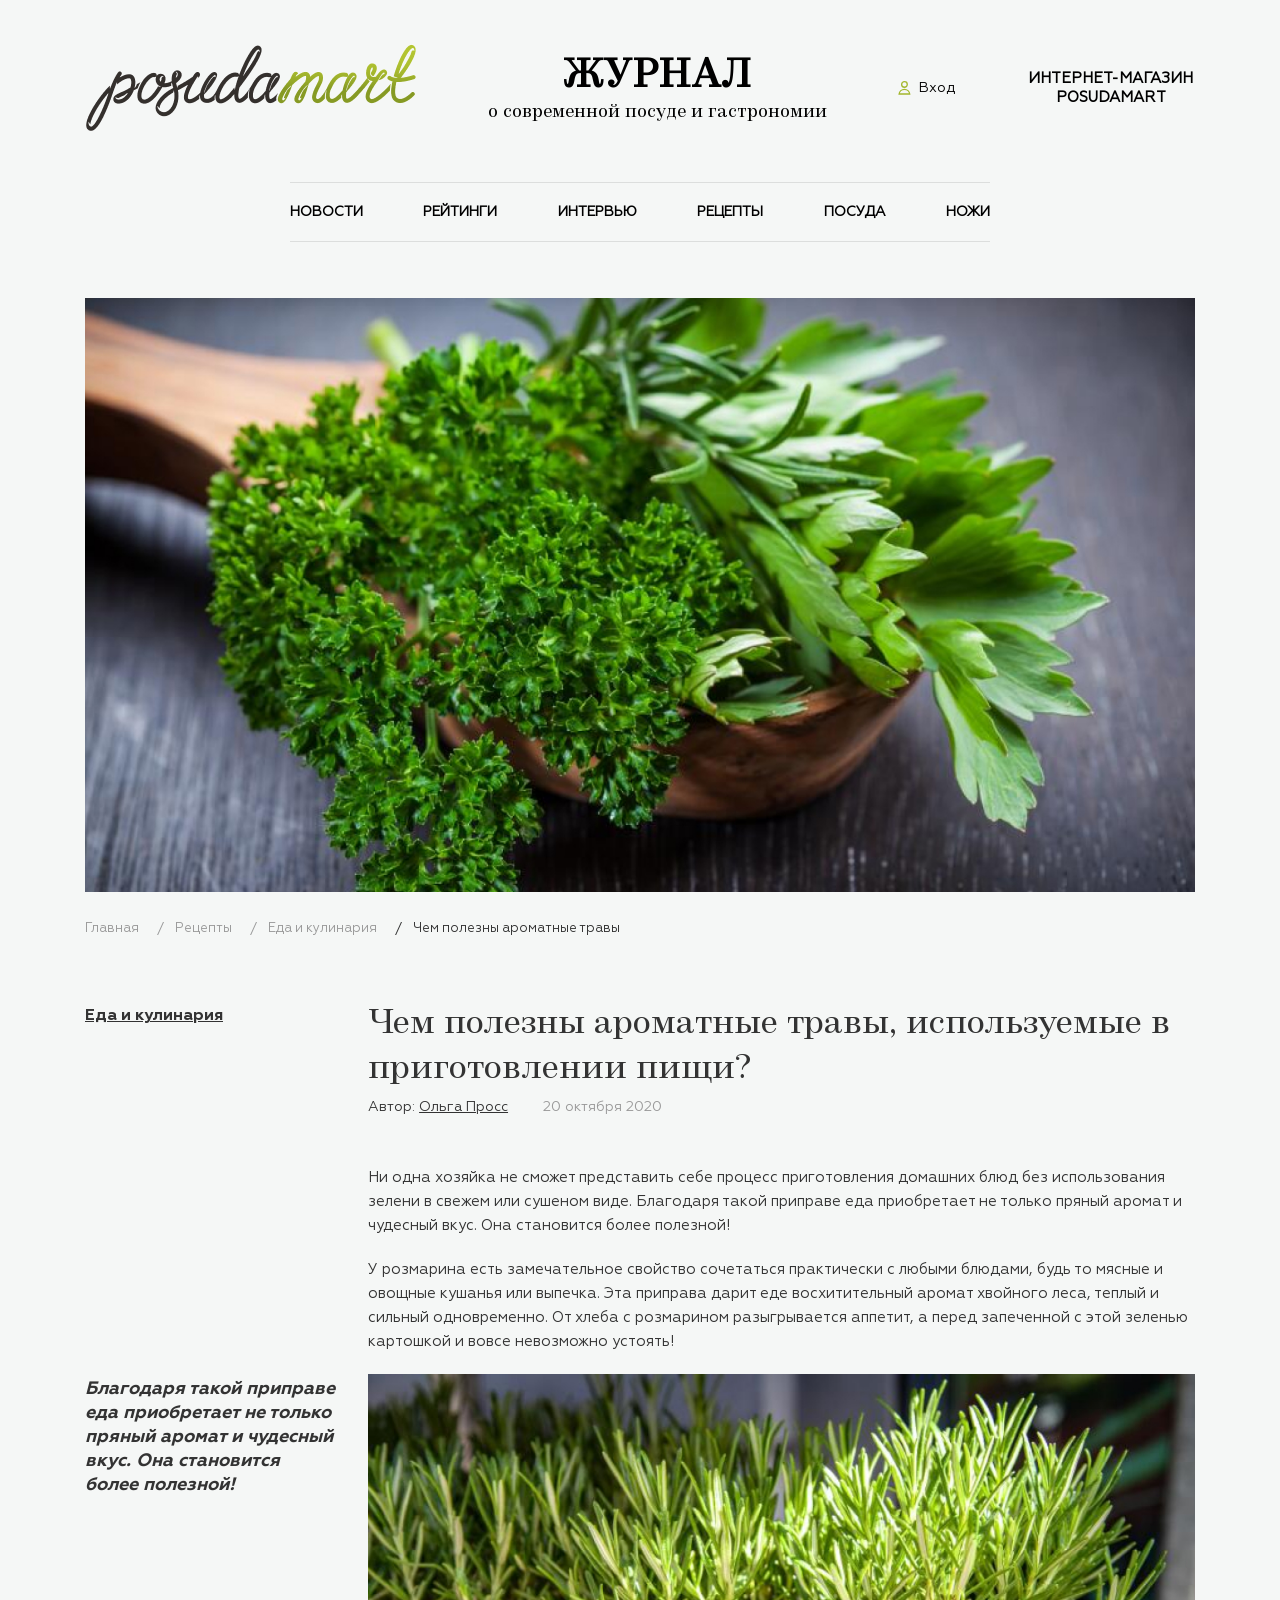
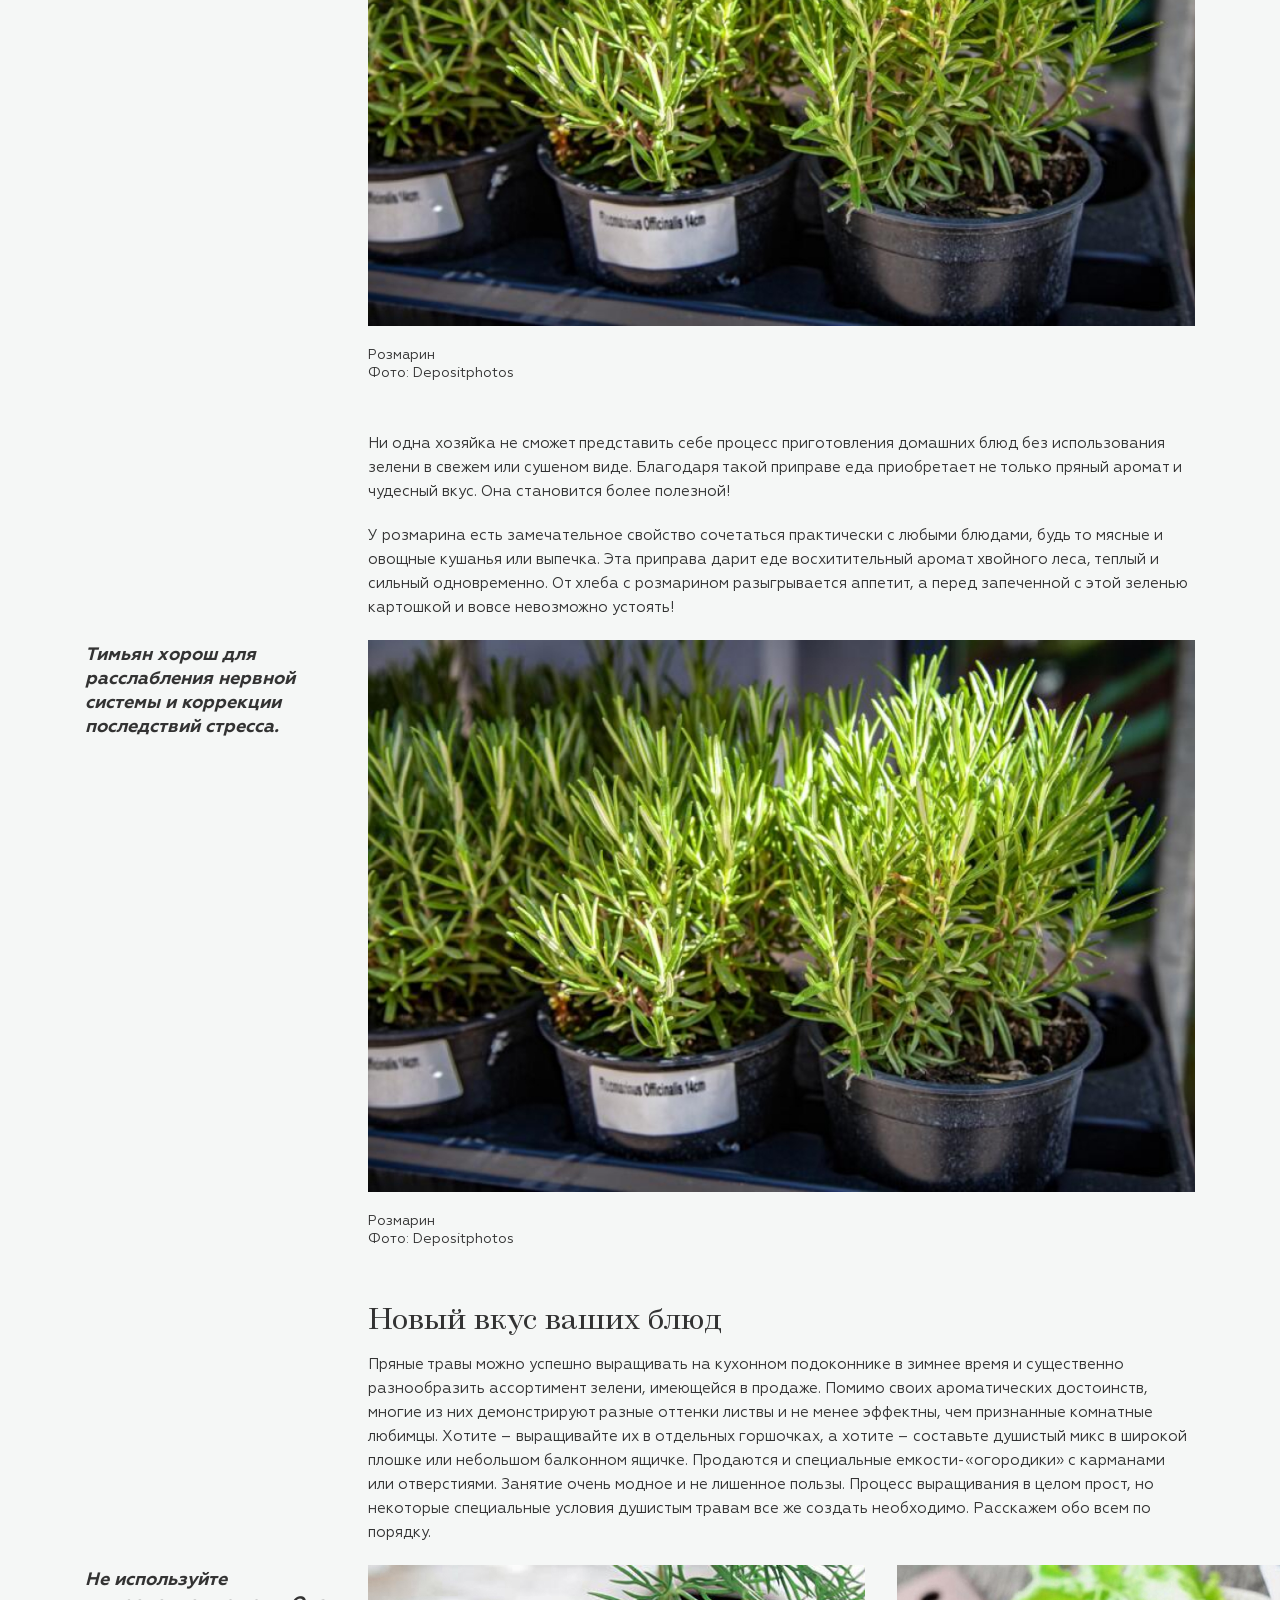
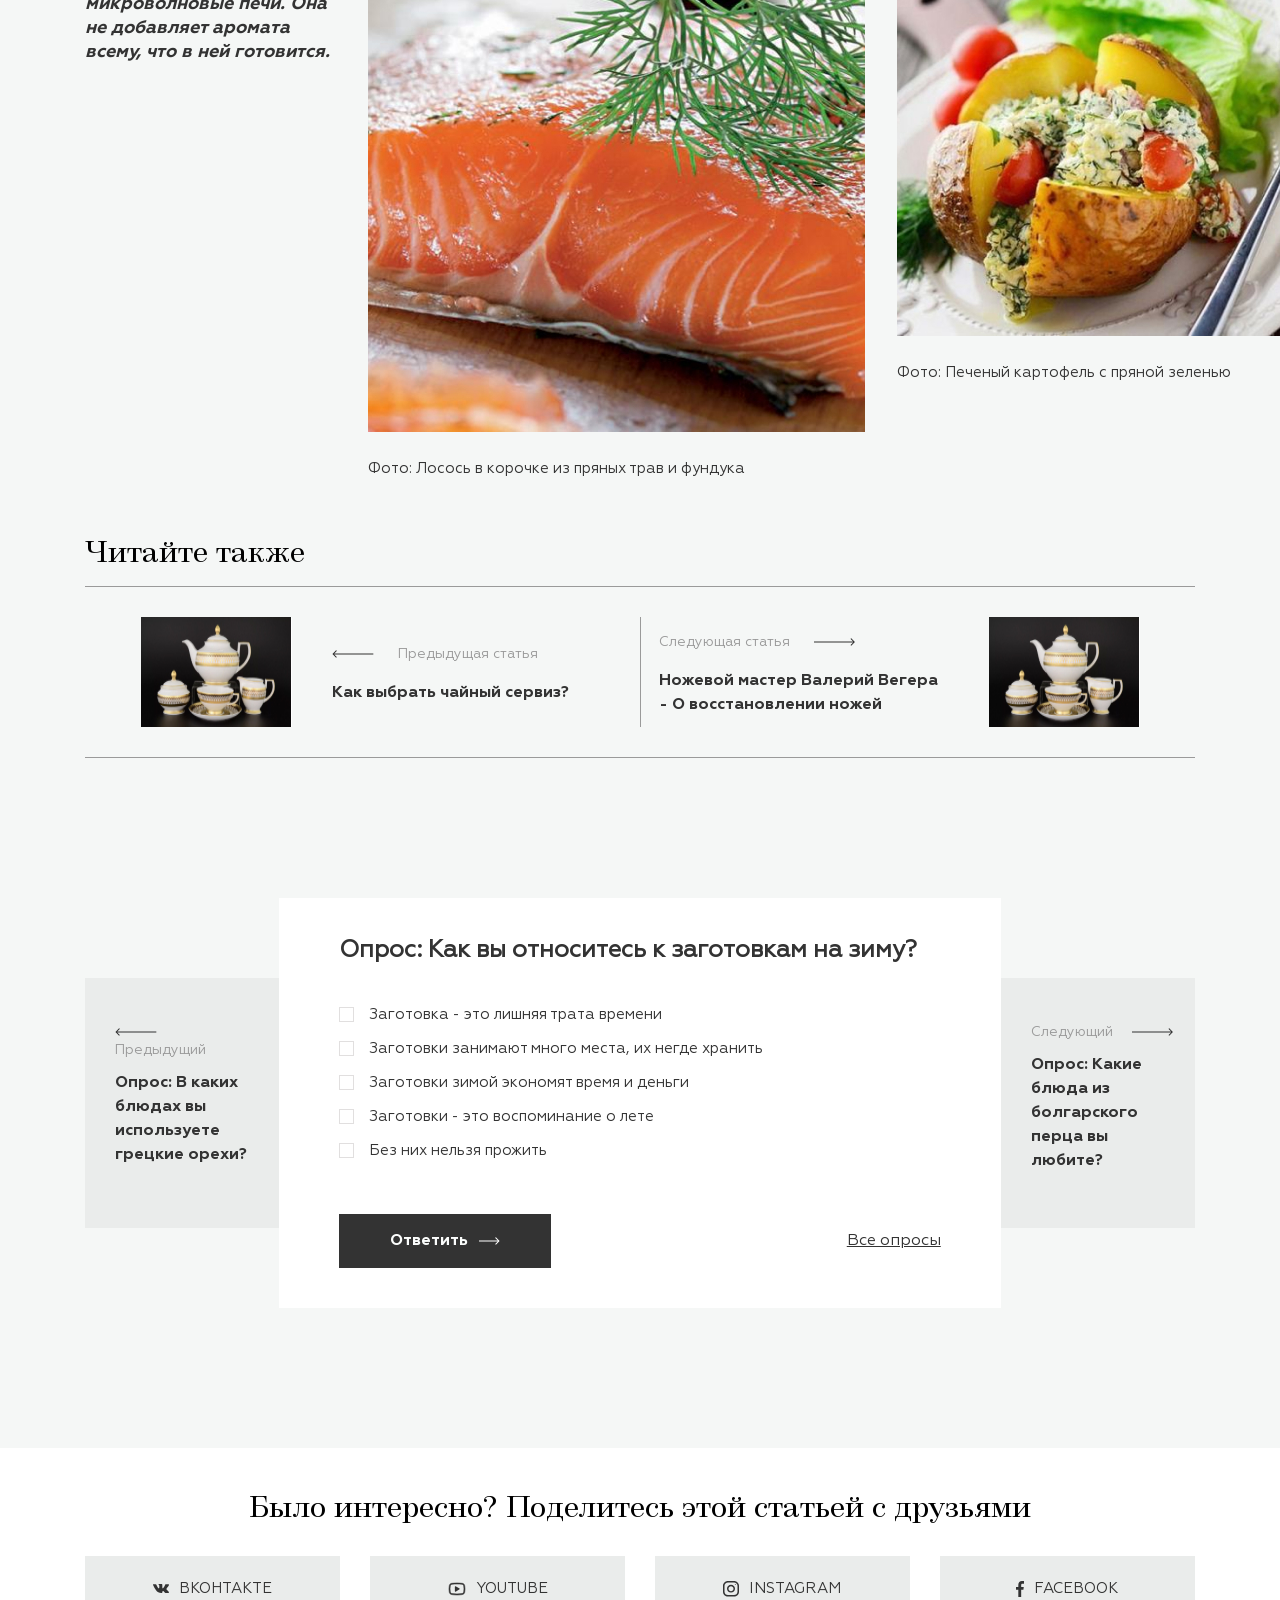
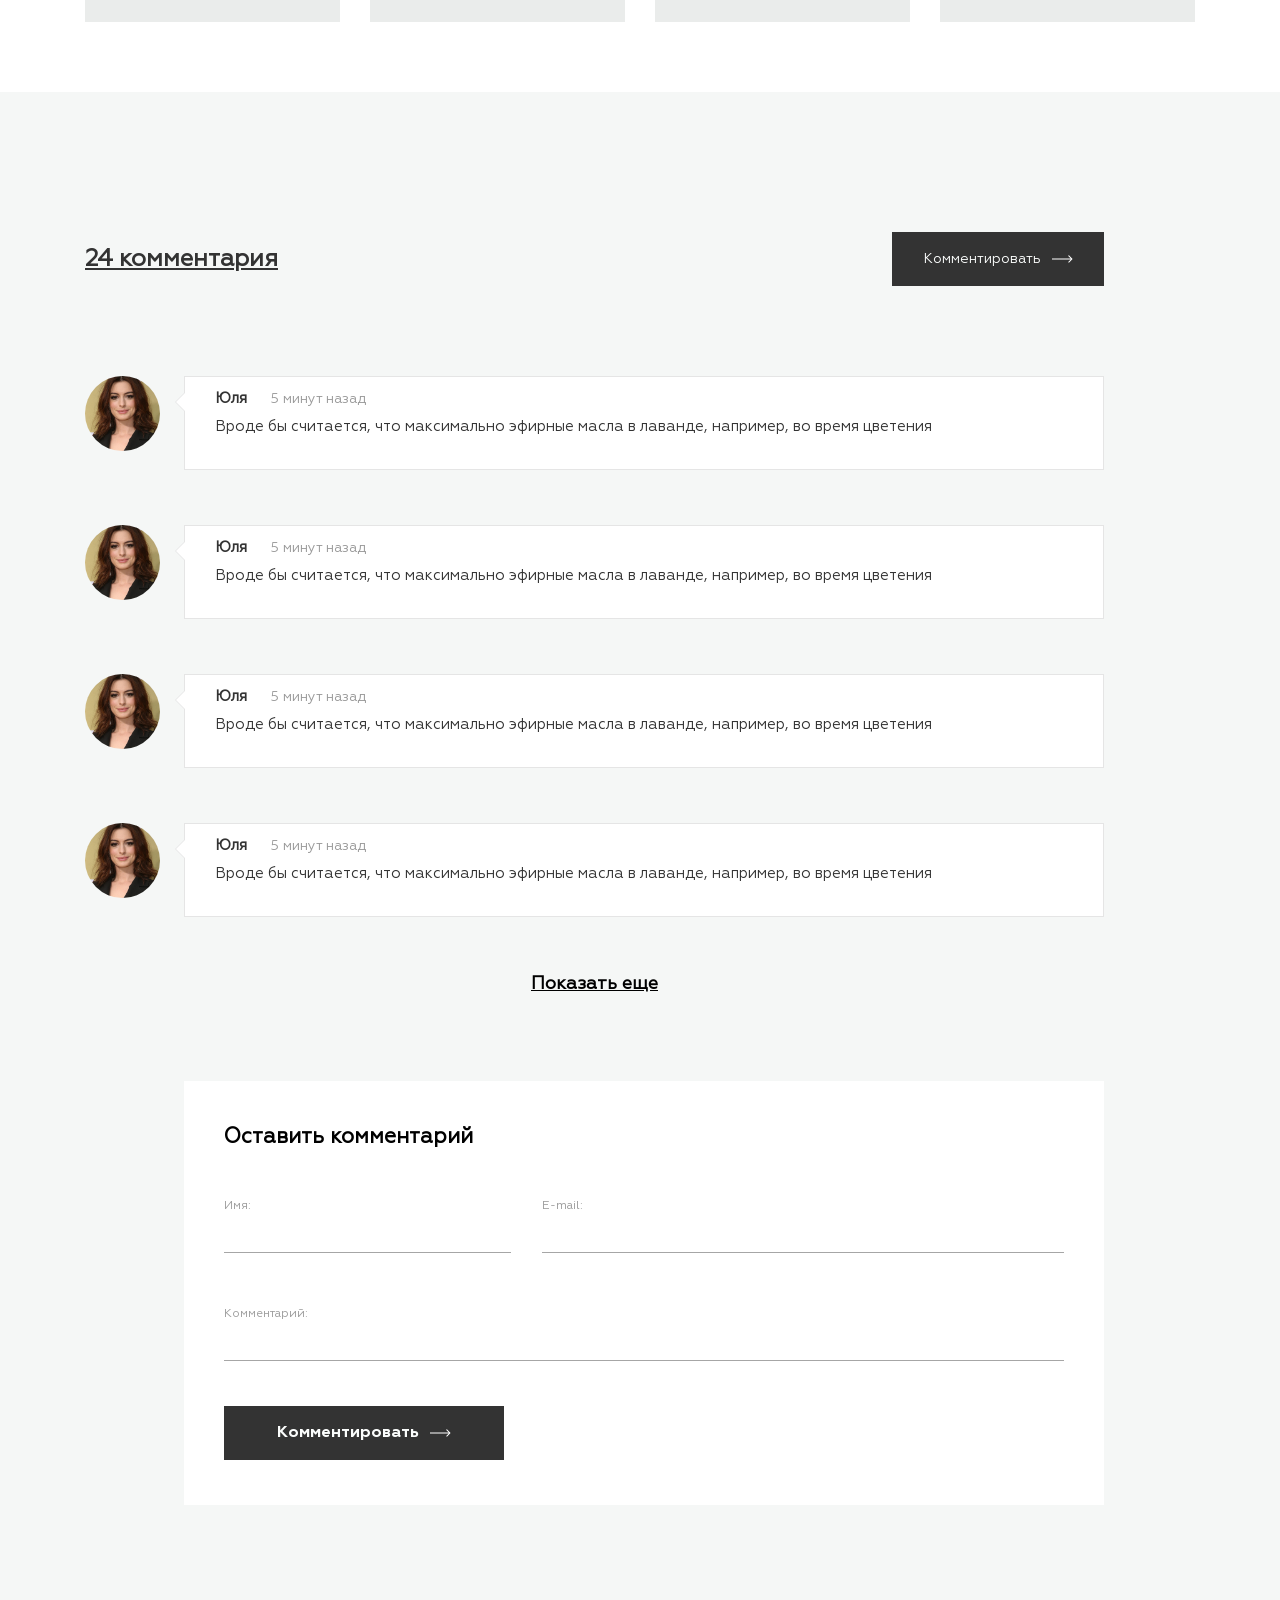
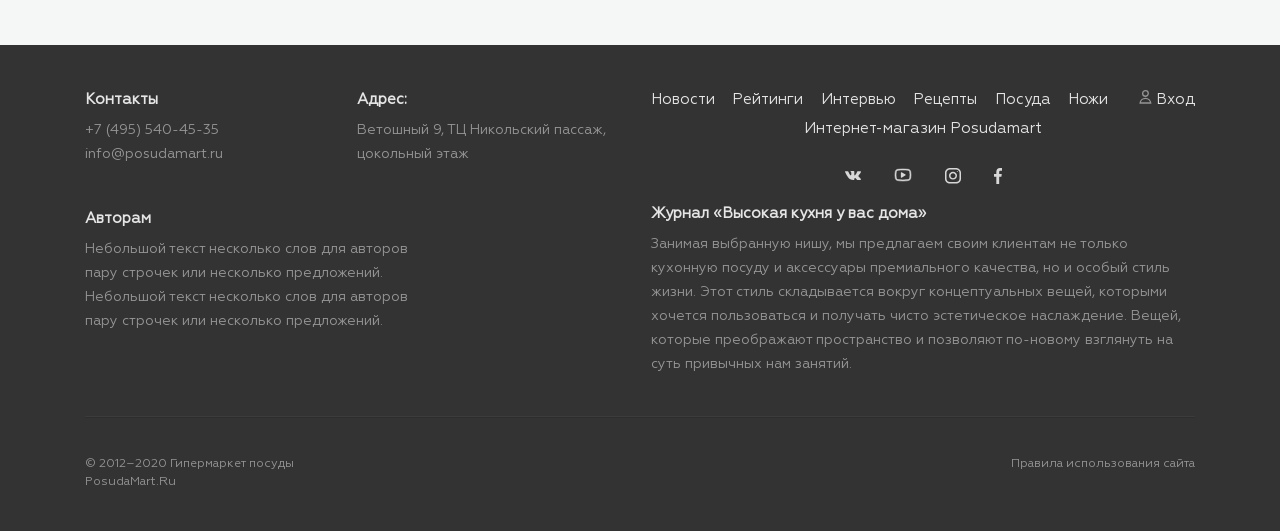
<file: article.html>
<!doctype html><html lang="ru"><head><meta charset="UTF-8"><meta name="viewport" content="width=device-width,user-scalable=no,initial-scale=1,maximum-scale=1,minimum-scale=1"><meta http-equiv="X-UA-Compatible" content="ie=edge"><title>posudamart journal</title><link rel="icon" href="/favicon.png"><script defer="defer" src="/js/runtime.f18faf6b6523734f682c.bundle.js"></script><script defer="defer" src="/js/main.27f48f360a7db440bdda.bundle.js"></script></head><body><a href="#" class="desktop-hidden nav-burger"><span></span></a><nav class="nav-header desktop-hidden"><ul class="nav-menu"><li class="nav-menu__item"><a href="#">Новости</a></li><li class="nav-menu__item"><a href="#">Рейтинги</a></li><li class="nav-menu__item"><a href="#">Интервью</a></li><li class="nav-menu__item"><a href="#">Рецепты</a></li><li class="nav-menu__item"><a href="#">Посуда</a></li><li class="nav-menu__item"><a href="#">Ножи</a></li></ul><ul class="social"><li class="social__item"><a href="#"><svg width="16" height="10" viewBox="0 0 16 10" fill="none" xmlns="http://www.w3.org/2000/svg"><path d="M15.3369 7.33444C14.8605 6.76306 14.2999 6.27541 13.7695 5.75759C13.291 5.29083 13.2608 5.02007 13.6455 4.48135C14.0653 3.89339 14.5168 3.32797 14.9405 2.74266C15.3359 2.19566 15.7402 1.65014 15.9482 0.995192C16.0802 0.578511 15.9635 0.394462 15.5362 0.321506C15.4626 0.308738 15.3865 0.308075 15.3115 0.308075L12.7765 0.305091C12.4643 0.300448 12.2916 0.436578 12.1812 0.713315C12.0322 1.08738 11.8784 1.46112 11.7009 1.82209C11.2979 2.64053 10.8479 3.4316 10.217 4.10148C10.0779 4.24921 9.92404 4.43592 9.69158 4.35898C9.40075 4.25286 9.31502 3.77367 9.31983 3.61167L9.31734 0.685625C9.26097 0.267617 9.16828 0.0812469 8.75326 0L6.11986 0.000497473C5.76835 0.000497473 5.59209 0.136296 5.40439 0.35616C5.29612 0.48317 5.26346 0.565578 5.48597 0.607694C5.92305 0.690599 6.16928 0.973471 6.2346 1.41171C6.3394 2.11192 6.3321 2.81496 6.27175 3.51799C6.254 3.72326 6.21869 3.92804 6.13727 4.11972C6.00993 4.42099 5.80433 4.48234 5.53422 4.29697C5.28965 4.12917 5.11787 3.89239 4.94974 3.65462C4.31817 2.76223 3.81428 1.79987 3.4034 0.788593C3.28468 0.496435 3.0799 0.31935 2.77034 0.314542C2.00977 0.302437 1.24903 0.300448 0.48846 0.315205C0.0308246 0.323827 -0.105637 0.546012 0.0807334 0.960869C0.90912 2.80352 1.83119 4.59493 3.0348 6.22683C3.65278 7.06434 4.36228 7.80368 5.27888 8.32764C6.31768 8.92158 7.4359 9.10032 8.61365 9.04527C9.16513 9.0194 9.33077 8.87598 9.35631 8.32632C9.37355 7.95026 9.41617 7.57636 9.60171 7.23844C9.78377 6.90682 10.0595 6.84364 10.3774 7.04991C10.5364 7.15321 10.6704 7.2847 10.7969 7.42332C11.1073 7.76289 11.4065 8.11275 11.7287 8.44089C12.1328 8.8521 12.6115 9.09501 13.2134 9.04544L15.5433 9.04593C15.9187 9.02139 16.1134 8.5611 15.8978 8.1421C15.7465 7.84862 15.5478 7.5873 15.3369 7.33444Z" fill="#D7D7D7"/></svg></a></li><li class="social__item"><a href="#"><svg width="18" height="14" viewBox="0 0 18 14" fill="none" xmlns="http://www.w3.org/2000/svg"><path d="M7.62611 4.28736C7.29478 4.09609 6.87012 4.32729 6.87012 4.70209V9.21002C6.87012 9.58675 7.29545 9.81473 7.62611 9.62539L11.5388 7.37465C11.8641 7.18725 11.8634 6.73259 11.5394 6.54454L7.62611 4.28736Z" fill="#D7D7D7"/><mask id="path-2-outside-1" maskUnits="userSpaceOnUse" x="0" y="0" width="18" height="14" fill="black"><rect fill="white" width="18" height="14"/><path d="M14.2693 1.3338C11.1673 0.888734 6.834 0.888734 3.73067 1.3338C2.48933 1.51157 1.51133 2.45323 1.298 3.67571C0.900667 5.94484 0.900667 7.96792 1.298 10.2364C1.51133 11.4595 2.48933 12.4005 3.73067 12.5783C5.28533 12.8012 7.14667 12.9126 9.00733 12.9126C10.8647 12.9126 12.7213 12.8018 14.27 12.579C15.51 12.4012 16.4873 11.4602 16.702 10.2371C17.0993 7.96792 17.0993 5.94419 16.702 3.67507C16.4887 2.45323 15.5107 1.51157 14.2693 1.3338ZM15.716 10.076C15.574 10.885 14.934 11.5072 14.1227 11.6231C11.1107 12.0553 6.89733 12.0553 3.87733 11.6225C3.06533 11.5059 2.42467 10.8844 2.28333 10.0754C1.90067 7.88934 1.90067 6.02342 2.28333 3.83609C2.42533 3.02711 3.06533 2.40621 3.878 2.28898C5.386 2.07321 7.19333 1.96501 8.99933 1.96501C10.8067 1.96501 12.614 2.07321 14.122 2.28898C14.934 2.40556 15.5747 3.02711 15.716 3.83609C16.0987 6.02342 16.0987 7.88934 15.716 10.076Z"/></mask><path d="M14.2693 1.3338C11.1673 0.888734 6.834 0.888734 3.73067 1.3338C2.48933 1.51157 1.51133 2.45323 1.298 3.67571C0.900667 5.94484 0.900667 7.96792 1.298 10.2364C1.51133 11.4595 2.48933 12.4005 3.73067 12.5783C5.28533 12.8012 7.14667 12.9126 9.00733 12.9126C10.8647 12.9126 12.7213 12.8018 14.27 12.579C15.51 12.4012 16.4873 11.4602 16.702 10.2371C17.0993 7.96792 17.0993 5.94419 16.702 3.67507C16.4887 2.45323 15.5107 1.51157 14.2693 1.3338ZM15.716 10.076C15.574 10.885 14.934 11.5072 14.1227 11.6231C11.1107 12.0553 6.89733 12.0553 3.87733 11.6225C3.06533 11.5059 2.42467 10.8844 2.28333 10.0754C1.90067 7.88934 1.90067 6.02342 2.28333 3.83609C2.42533 3.02711 3.06533 2.40621 3.878 2.28898C5.386 2.07321 7.19333 1.96501 8.99933 1.96501C10.8067 1.96501 12.614 2.07321 14.122 2.28898C14.934 2.40556 15.5747 3.02711 15.716 3.83609C16.0987 6.02342 16.0987 7.88934 15.716 10.076Z" fill="#D7D7D7"/><path d="M14.2693 1.3338C11.1673 0.888734 6.834 0.888734 3.73067 1.3338C2.48933 1.51157 1.51133 2.45323 1.298 3.67571C0.900667 5.94484 0.900667 7.96792 1.298 10.2364C1.51133 11.4595 2.48933 12.4005 3.73067 12.5783C5.28533 12.8012 7.14667 12.9126 9.00733 12.9126C10.8647 12.9126 12.7213 12.8018 14.27 12.579C15.51 12.4012 16.4873 11.4602 16.702 10.2371C17.0993 7.96792 17.0993 5.94419 16.702 3.67507C16.4887 2.45323 15.5107 1.51157 14.2693 1.3338ZM15.716 10.076C15.574 10.885 14.934 11.5072 14.1227 11.6231C11.1107 12.0553 6.89733 12.0553 3.87733 11.6225C3.06533 11.5059 2.42467 10.8844 2.28333 10.0754C1.90067 7.88934 1.90067 6.02342 2.28333 3.83609C2.42533 3.02711 3.06533 2.40621 3.878 2.28898C5.386 2.07321 7.19333 1.96501 8.99933 1.96501C10.8067 1.96501 12.614 2.07321 14.122 2.28898C14.934 2.40556 15.5747 3.02711 15.716 3.83609C16.0987 6.02342 16.0987 7.88934 15.716 10.076Z" stroke="#D7D7D7" stroke-width="0.6" mask="url(#path-2-outside-1)"/></svg></a></li><li class="social__item"><a href="#"><svg width="16" height="16" viewBox="0 0 16 16" fill="none" xmlns="http://www.w3.org/2000/svg"><path d="M8 3.86523C5.791 3.86523 4 5.59556 4 7.72974C4 9.86391 5.791 11.5942 8 11.5942C10.209 11.5942 12 9.86391 12 7.72974C12 5.59556 10.209 3.86523 8 3.86523ZM8 10.1451C6.622 10.1451 5.5 9.06106 5.5 7.72974C5.5 6.39745 6.622 5.31442 8 5.31442C9.378 5.31442 10.5 6.39745 10.5 7.72974C10.5 9.06106 9.378 10.1451 8 10.1451Z" fill="#D7D7D7"/><path d="M12.2996 4.09082C12.594 4.09082 12.8326 3.85997 12.8326 3.5752C12.8326 3.29042 12.594 3.05957 12.2996 3.05957C12.0052 3.05957 11.7666 3.29042 11.7666 3.5752C11.7666 3.85997 12.0052 4.09082 12.2996 4.09082Z" fill="#D7D7D7"/><path d="M11 0H5C2.239 0 0 2.16309 0 4.83047V10.627C0 13.2944 2.239 15.4575 5 15.4575H11C13.761 15.4575 16 13.2944 16 10.627V4.83047C16 2.16309 13.761 0 11 0ZM14.5 10.627C14.5 12.4916 12.93 14.0084 11 14.0084H5C3.07 14.0084 1.5 12.4916 1.5 10.627V4.83047C1.5 2.96591 3.07 1.44914 5 1.44914H11C12.93 1.44914 14.5 2.96591 14.5 4.83047V10.627Z" fill="#D7D7D7"/></svg></a></li><li class="social__item"><a href="#"><svg width="8" height="16" viewBox="0 0 8 16" fill="none" xmlns="http://www.w3.org/2000/svg"><path d="M6.54 2.65667H8.00067V0.112667C7.74867 0.078 6.882 0 5.87267 0C3.76667 0 2.324 1.32467 2.324 3.75933V6H0V8.844H2.324V16H5.17333V8.84467H7.40333L7.75733 6.00067H5.17267V4.04133C5.17333 3.21933 5.39467 2.65667 6.54 2.65667Z" fill="#D7D7D7"/></svg></a></li></ul><div class="header-links"><a href="#" class="header__login"><svg width="13" height="14" viewBox="0 0 13 14" fill="none" xmlns="http://www.w3.org/2000/svg"><path d="M1.10315 13.0116C1.42389 10.3635 3.67936 8.31162 6.41406 8.31162C9.14877 8.31162 11.4042 10.3635 11.725 13.0116H1.10315Z" stroke="#A3B72D" stroke-width="1.3"/><circle cx="6.45873" cy="3.46154" r="2.81154" stroke="#A3B72D" stroke-width="1.3"/></svg> <span>Вход</span> </a><a href="#" class="header__link">Интернет-магазин Posudamart</a></div></nav><header><div class="container"><div class="header"><img src="./images/logo.png" alt="posudamart" class="logo"><div class="header__title"><h1>ЖУРНАЛ</h1><p>о современной посуде и гастрономии</p></div><a href="#" class="header__login"><svg width="13" height="14" viewBox="0 0 13 14" fill="none" xmlns="http://www.w3.org/2000/svg"><path d="M1.10315 13.0116C1.42389 10.3635 3.67936 8.31162 6.41406 8.31162C9.14877 8.31162 11.4042 10.3635 11.725 13.0116H1.10315Z" stroke="#A3B72D" stroke-width="1.3"/><circle cx="6.45873" cy="3.46154" r="2.81154" stroke="#A3B72D" stroke-width="1.3"/></svg> <span>Вход</span> </a><a href="#" class="header__link">Интернет-магазин Posudamart</a></div><nav class="nav-header mobile-hidden"><ul class="nav-menu"><li class="nav-menu__item"><a href="#">Новости</a></li><li class="nav-menu__item"><a href="#">Рейтинги</a></li><li class="nav-menu__item"><a href="#">Интервью</a></li><li class="nav-menu__item"><a href="#">Рецепты</a></li><li class="nav-menu__item"><a href="#">Посуда</a></li><li class="nav-menu__item"><a href="#">Ножи</a></li></ul></nav></div></header><main><div class="container"><img class="main-article-img" src="./images/main-article-img.jpg" alt=""><ul class="breadcrumbs"><li class="breadcrumbs__item"><a href="#" class="breadcrumbs__link">Главная</a></li><li class="breadcrumbs__item"><a href="#" class="breadcrumbs__link">Рецепты</a></li><li class="breadcrumbs__item"><a href="#" class="breadcrumbs__link">Еда и кулинария</a></li><li class="breadcrumbs__item"><a href="#" class="breadcrumbs__link">Чем полезны ароматные травы</a></li></ul></div></main><article><div class="container"><div class="article-block"><div class="block-header"><h2 class="block-header__title">Чем полезны ароматные травы, используемые в приготовлении пищи?</h2><div class="block-header__info"><span class="info-author">Автор:&nbsp;<a href="#">Ольга Просс</a></span> <span class="info-date">20 октября 2020</span></div></div><div class="block-text"><p>Ни одна хозяйка не сможет представить себе процесс приготовления домашних блюд без использования зелени в свежем или сушеном виде. Благодаря такой приправе еда приобретает не только пряный аромат и чудесный вкус. Она становится более полезной!</p><p>У розмарина есть замечательное свойство сочетаться практически с любыми блюдами, будь то мясные и овощные кушанья или выпечка. Эта приправа дарит еде восхитительный аромат хвойного леса, теплый и сильный одновременно. От хлеба с розмарином разыгрывается аппетит, а перед запеченной с этой зеленью картошкой и вовсе невозможно устоять!</p></div><div class="block-descr"><a href="#" class="article-category">Еда и кулинария</a></div></div><div class="article-block"><div class="block-header"><img src="./images/article-page-1.jpg" alt="" class="block-header__img"><p>Розмарин</p><p>Фото: Depositphotos</p></div><div class="block-text"><p>Ни одна хозяйка не сможет представить себе процесс приготовления домашних блюд без использования зелени в свежем или сушеном виде. Благодаря такой приправе еда приобретает не только пряный аромат и чудесный вкус. Она становится более полезной!</p><p>У розмарина есть замечательное свойство сочетаться практически с любыми блюдами, будь то мясные и овощные кушанья или выпечка. Эта приправа дарит еде восхитительный аромат хвойного леса, теплый и сильный одновременно. От хлеба с розмарином разыгрывается аппетит, а перед запеченной с этой зеленью картошкой и вовсе невозможно устоять!</p></div><div class="block-descr">Благодаря такой приправе еда приобретает не только пряный аромат и чудесный вкус. Она становится более полезной!</div></div><div class="article-block"><div class="block-header"><img src="./images/article-page-1.jpg" alt="" class="block-header__img"><p>Розмарин</p><p>Фото: Depositphotos</p></div><div class="block-text"><h3>Новый вкус ваших блюд</h3><p>Пряные травы можно успешно выращивать на кухонном подоконнике в зимнее время и существенно разнообразить ассортимент зелени, имеющейся в продаже. Помимо своих ароматических достоинств, многие из них демонстрируют разные оттенки листвы и не менее эффектны, чем признанные комнатные любимцы. Хотите – выращивайте их в отдельных горшочках, а хотите – составьте душистый микс в широкой плошке или небольшом балконном ящичке. Продаются и специальные емкости-«огородики» с карманами или отверстиями. Занятие очень модное и не лишенное пользы. Процесс выращивания в целом прост, но некоторые специальные условия душистым травам все же создать необходимо. Расскажем обо всем по порядку.</p></div><div class="block-descr">Тимьян хорош для расслабления нервной системы и коррекции последствий стресса.</div></div><div class="article-block"><div class="block-header"><div class="block-header__images"><div class="photo"><img src="./images/article-item-1.jpg" alt=""><p class="photo-descr">Фото: Лосось в корочке из пряных трав и фундука</p></div><div class="photo"><img src="./images/article-item-2.jpg" alt=""><p class="photo-descr">Фото: Печеный картофель с пряной зеленью</p></div></div></div><div class="block-descr">Не используйте микроволновые печи. Она не добавляет аромата всему, что в ней готовится.</div></div></div></article><section class="article-navigation"><div class="container"><h3>Читайте также</h3><div class="article-nav"><div class="article-nav__item"><img src="./images/article-nav-1.jpg" alt="" class="article-nav__img"> <a href="#" class="article-nav__link"><span class="article-nav__button"><svg width="42" height="8" viewBox="0 0 42 8" fill="none" xmlns="http://www.w3.org/2000/svg"><path d="M0.646523 4.35355C0.45126 4.15829 0.45126 3.84171 0.646523 3.64645L3.8285 0.464466C4.02377 0.269204 4.34035 0.269204 4.53561 0.464466C4.73087 0.659728 4.73087 0.976311 4.53561 1.17157L1.70718 4L4.53561 6.82843C4.73087 7.02369 4.73087 7.34027 4.53561 7.53553C4.34035 7.7308 4.02377 7.7308 3.8285 7.53553L0.646523 4.35355ZM41.3359 4.5H1.00008V3.5H41.3359V4.5Z" fill="#333333"/></svg> Предыдущая статья </span><span class="article-nav__title">Как выбрать чайный сервиз?</span></a></div><div class="article-nav__item article-nav__item_right"><a href="#" class="article-nav__link"><span class="article-nav__button">Следующая статья <svg width="41" height="8" viewBox="0 0 41 8" fill="none" xmlns="http://www.w3.org/2000/svg"><path d="M40.6894 4.35355C40.8847 4.15829 40.8847 3.84171 40.6894 3.64645L37.5074 0.464466C37.3122 0.269204 36.9956 0.269204 36.8003 0.464466C36.6051 0.659728 36.6051 0.976311 36.8003 1.17157L39.6288 4L36.8003 6.82843C36.6051 7.02369 36.6051 7.34027 36.8003 7.53553C36.9956 7.7308 37.3122 7.7308 37.5074 7.53553L40.6894 4.35355ZM0 4.5H40.3359V3.5H0V4.5Z" fill="#333333"/></svg> </span><span class="article-nav__title">Ножевой мастер Валерий Вегера - О восстановлении ножей</span> </a><img src="./images/article-nav-1.jpg" alt="" class="article-nav__img"></div></div></div></section><section class="quiz"><div class="container"><div class="quiz-wrap"><div class="quiz-nav quiz-nav_prev"><a href="#" class="quiz-nav__link"><span class="quiz-nav__button"><svg width="42" height="8" viewBox="0 0 42 8" fill="none" xmlns="http://www.w3.org/2000/svg"><path d="M0.646523 4.35355C0.45126 4.15829 0.45126 3.84171 0.646523 3.64645L3.8285 0.464466C4.02377 0.269204 4.34035 0.269204 4.53561 0.464466C4.73087 0.659728 4.73087 0.976311 4.53561 1.17157L1.70718 4L4.53561 6.82843C4.73087 7.02369 4.73087 7.34027 4.53561 7.53553C4.34035 7.7308 4.02377 7.7308 3.8285 7.53553L0.646523 4.35355ZM41.3359 4.5H1.00008V3.5H41.3359V4.5Z" fill="#333333"/></svg> Предыдущий </span><span class="quiz-nav__title">Опрос: В каких блюдах вы используете грецкие орехи?</span></a></div><div class="quiz-form-wrap"><form action="#" class="quiz-form"><h2 class="quiz-form__title">Опрос: Как вы относитесь к заготовкам на зиму?</h2><div><label class="quiz-form__label">Заготовка - это лишняя трата времени <input type="checkbox" class="quiz-form__checkbox"> <span class="quiz-form__checkmark"></span></label> <label class="quiz-form__label">Заготовки занимают много места, их негде хранить <input type="checkbox" class="quiz-form__checkbox"> <span class="quiz-form__checkmark"></span></label> <label class="quiz-form__label">Заготовки зимой экономят время и деньги <input type="checkbox" class="quiz-form__checkbox"> <span class="quiz-form__checkmark"></span></label> <label class="quiz-form__label">Заготовки - это воспоминание о лете <input type="checkbox" class="quiz-form__checkbox"> <span class="quiz-form__checkmark"></span></label> <label class="quiz-form__label">Без них нельзя прожить <input type="checkbox" class="quiz-form__checkbox"> <span class="quiz-form__checkmark"></span></label></div><div class="quiz-form__buttons"><button type="submit" class="quiz-form__submit btn">Ответить <svg width="21" height="8" viewBox="0 0 21 8" fill="none" xmlns="http://www.w3.org/2000/svg"><path d="M20.3536 4.35355C20.5488 4.15829 20.5488 3.84171 20.3536 3.64645L17.1716 0.464466C16.9763 0.269204 16.6597 0.269204 16.4645 0.464466C16.2692 0.659728 16.2692 0.976311 16.4645 1.17157L19.2929 4L16.4645 6.82843C16.2692 7.02369 16.2692 7.34027 16.4645 7.53553C16.6597 7.7308 16.9763 7.7308 17.1716 7.53553L20.3536 4.35355ZM0 4.5H20V3.5H0V4.5Z" fill="white"/></svg></button> <a href="#" class="quiz-form__all-quizes">Все опросы</a></div></form></div><div class="quiz-nav quiz-nav_next"><a href="#" class="quiz-nav__link"><span class="quiz-nav__button">Следующий <svg width="41" height="8" viewBox="0 0 41 8" fill="none" xmlns="http://www.w3.org/2000/svg"><path d="M40.6894 4.35355C40.8847 4.15829 40.8847 3.84171 40.6894 3.64645L37.5074 0.464466C37.3122 0.269204 36.9956 0.269204 36.8003 0.464466C36.6051 0.659728 36.6051 0.976311 36.8003 1.17157L39.6288 4L36.8003 6.82843C36.6051 7.02369 36.6051 7.34027 36.8003 7.53553C36.9956 7.7308 37.3122 7.7308 37.5074 7.53553L40.6894 4.35355ZM0 4.5H40.3359V3.5H0V4.5Z" fill="#333333"/></svg> </span><span class="quiz-nav__title">Опрос: Какие блюда из болгарского перца вы любите?</span></a></div></div></div></section><section class="social-section"><div class="container"><h3>Было интересно? Поделитесь этой статьей с друзьями</h3><div class="social-block"><a href="#" class="social-block__item"><svg width="16" height="10" viewBox="0 0 16 10" fill="none" xmlns="http://www.w3.org/2000/svg"><path d="M15.3369 7.33444C14.8605 6.76306 14.2999 6.27541 13.7695 5.75759C13.291 5.29083 13.2608 5.02007 13.6455 4.48135C14.0653 3.89339 14.5168 3.32797 14.9405 2.74266C15.3359 2.19566 15.7402 1.65014 15.9482 0.995192C16.0802 0.578511 15.9635 0.394462 15.5362 0.321506C15.4626 0.308738 15.3865 0.308075 15.3115 0.308075L12.7765 0.305091C12.4643 0.300448 12.2916 0.436578 12.1812 0.713315C12.0322 1.08738 11.8784 1.46112 11.7009 1.82209C11.2979 2.64053 10.8479 3.4316 10.217 4.10148C10.0779 4.24921 9.92404 4.43592 9.69158 4.35898C9.40075 4.25286 9.31502 3.77367 9.31983 3.61167L9.31734 0.685625C9.26097 0.267617 9.16828 0.0812469 8.75326 0L6.11986 0.000497473C5.76835 0.000497473 5.59209 0.136296 5.40439 0.35616C5.29612 0.48317 5.26346 0.565578 5.48597 0.607694C5.92305 0.690599 6.16928 0.973471 6.2346 1.41171C6.3394 2.11192 6.3321 2.81496 6.27175 3.51799C6.254 3.72326 6.21869 3.92804 6.13727 4.11972C6.00993 4.42099 5.80433 4.48234 5.53422 4.29697C5.28965 4.12917 5.11787 3.89239 4.94974 3.65462C4.31817 2.76223 3.81428 1.79987 3.4034 0.788593C3.28468 0.496435 3.0799 0.31935 2.77034 0.314542C2.00977 0.302437 1.24903 0.300448 0.48846 0.315205C0.0308246 0.323827 -0.105637 0.546012 0.0807334 0.960869C0.90912 2.80352 1.83119 4.59493 3.0348 6.22683C3.65278 7.06434 4.36228 7.80368 5.27888 8.32764C6.31768 8.92158 7.4359 9.10032 8.61365 9.04527C9.16513 9.0194 9.33077 8.87598 9.35631 8.32632C9.37355 7.95026 9.41617 7.57636 9.60171 7.23844C9.78377 6.90682 10.0595 6.84364 10.3774 7.04991C10.5364 7.15321 10.6704 7.2847 10.7969 7.42332C11.1073 7.76289 11.4065 8.11275 11.7287 8.44089C12.1328 8.8521 12.6115 9.09501 13.2134 9.04544L15.5433 9.04593C15.9187 9.02139 16.1134 8.5611 15.8978 8.1421C15.7465 7.84862 15.5478 7.5873 15.3369 7.33444Z" fill="#333333"/></svg> Вконтакте </a><a href="#" class="social-block__item"><svg width="18" height="14" viewBox="0 0 18 14" fill="none" xmlns="http://www.w3.org/2000/svg"><path d="M7.62611 4.28736C7.29478 4.09609 6.87012 4.32729 6.87012 4.70209V9.21002C6.87012 9.58675 7.29545 9.81473 7.62611 9.62539L11.5388 7.37465C11.8641 7.18725 11.8634 6.73259 11.5394 6.54454L7.62611 4.28736Z" fill="#333333"/><mask id="path-2-outside-1" maskUnits="userSpaceOnUse" x="0" y="0" width="18" height="14" fill="black"><rect fill="white" width="18" height="14"/><path d="M14.2693 1.3338C11.1673 0.888734 6.834 0.888734 3.73067 1.3338C2.48933 1.51157 1.51133 2.45323 1.298 3.67571C0.900667 5.94484 0.900667 7.96792 1.298 10.2364C1.51133 11.4595 2.48933 12.4005 3.73067 12.5783C5.28533 12.8012 7.14667 12.9126 9.00733 12.9126C10.8647 12.9126 12.7213 12.8018 14.27 12.579C15.51 12.4012 16.4873 11.4602 16.702 10.2371C17.0993 7.96792 17.0993 5.94419 16.702 3.67507C16.4887 2.45323 15.5107 1.51157 14.2693 1.3338ZM15.716 10.076C15.574 10.885 14.934 11.5072 14.1227 11.6231C11.1107 12.0553 6.89733 12.0553 3.87733 11.6225C3.06533 11.5059 2.42467 10.8844 2.28333 10.0754C1.90067 7.88934 1.90067 6.02342 2.28333 3.83609C2.42533 3.02711 3.06533 2.40621 3.878 2.28898C5.386 2.07321 7.19333 1.96501 8.99933 1.96501C10.8067 1.96501 12.614 2.07321 14.122 2.28898C14.934 2.40556 15.5747 3.02711 15.716 3.83609C16.0987 6.02342 16.0987 7.88934 15.716 10.076Z"/></mask><path d="M14.2693 1.3338C11.1673 0.888734 6.834 0.888734 3.73067 1.3338C2.48933 1.51157 1.51133 2.45323 1.298 3.67571C0.900667 5.94484 0.900667 7.96792 1.298 10.2364C1.51133 11.4595 2.48933 12.4005 3.73067 12.5783C5.28533 12.8012 7.14667 12.9126 9.00733 12.9126C10.8647 12.9126 12.7213 12.8018 14.27 12.579C15.51 12.4012 16.4873 11.4602 16.702 10.2371C17.0993 7.96792 17.0993 5.94419 16.702 3.67507C16.4887 2.45323 15.5107 1.51157 14.2693 1.3338ZM15.716 10.076C15.574 10.885 14.934 11.5072 14.1227 11.6231C11.1107 12.0553 6.89733 12.0553 3.87733 11.6225C3.06533 11.5059 2.42467 10.8844 2.28333 10.0754C1.90067 7.88934 1.90067 6.02342 2.28333 3.83609C2.42533 3.02711 3.06533 2.40621 3.878 2.28898C5.386 2.07321 7.19333 1.96501 8.99933 1.96501C10.8067 1.96501 12.614 2.07321 14.122 2.28898C14.934 2.40556 15.5747 3.02711 15.716 3.83609C16.0987 6.02342 16.0987 7.88934 15.716 10.076Z" fill="#333333"/><path d="M14.2693 1.3338C11.1673 0.888734 6.834 0.888734 3.73067 1.3338C2.48933 1.51157 1.51133 2.45323 1.298 3.67571C0.900667 5.94484 0.900667 7.96792 1.298 10.2364C1.51133 11.4595 2.48933 12.4005 3.73067 12.5783C5.28533 12.8012 7.14667 12.9126 9.00733 12.9126C10.8647 12.9126 12.7213 12.8018 14.27 12.579C15.51 12.4012 16.4873 11.4602 16.702 10.2371C17.0993 7.96792 17.0993 5.94419 16.702 3.67507C16.4887 2.45323 15.5107 1.51157 14.2693 1.3338ZM15.716 10.076C15.574 10.885 14.934 11.5072 14.1227 11.6231C11.1107 12.0553 6.89733 12.0553 3.87733 11.6225C3.06533 11.5059 2.42467 10.8844 2.28333 10.0754C1.90067 7.88934 1.90067 6.02342 2.28333 3.83609C2.42533 3.02711 3.06533 2.40621 3.878 2.28898C5.386 2.07321 7.19333 1.96501 8.99933 1.96501C10.8067 1.96501 12.614 2.07321 14.122 2.28898C14.934 2.40556 15.5747 3.02711 15.716 3.83609C16.0987 6.02342 16.0987 7.88934 15.716 10.076Z" stroke="#333333" stroke-width="0.6" mask="url(#path-2-outside-1)"/></svg> Youtube </a><a href="#" class="social-block__item"><svg width="16" height="16" viewBox="0 0 16 16" fill="none" xmlns="http://www.w3.org/2000/svg"><path d="M8 3.86523C5.791 3.86523 4 5.59556 4 7.72974C4 9.86391 5.791 11.5942 8 11.5942C10.209 11.5942 12 9.86391 12 7.72974C12 5.59556 10.209 3.86523 8 3.86523ZM8 10.1451C6.622 10.1451 5.5 9.06106 5.5 7.72974C5.5 6.39745 6.622 5.31442 8 5.31442C9.378 5.31442 10.5 6.39745 10.5 7.72974C10.5 9.06106 9.378 10.1451 8 10.1451Z" fill="#333333"/><path d="M12.2996 4.09082C12.594 4.09082 12.8326 3.85997 12.8326 3.5752C12.8326 3.29042 12.594 3.05957 12.2996 3.05957C12.0052 3.05957 11.7666 3.29042 11.7666 3.5752C11.7666 3.85997 12.0052 4.09082 12.2996 4.09082Z" fill="#333333"/><path d="M11 0H5C2.239 0 0 2.16309 0 4.83047V10.627C0 13.2944 2.239 15.4575 5 15.4575H11C13.761 15.4575 16 13.2944 16 10.627V4.83047C16 2.16309 13.761 0 11 0ZM14.5 10.627C14.5 12.4916 12.93 14.0084 11 14.0084H5C3.07 14.0084 1.5 12.4916 1.5 10.627V4.83047C1.5 2.96591 3.07 1.44914 5 1.44914H11C12.93 1.44914 14.5 2.96591 14.5 4.83047V10.627Z" fill="#333333"/></svg> instagram </a><a href="#" class="social-block__item"><svg width="8" height="16" viewBox="0 0 8 16" fill="none" xmlns="http://www.w3.org/2000/svg"><path d="M6.54 2.65667H8.00067V0.112667C7.74867 0.078 6.882 0 5.87267 0C3.76667 0 2.324 1.32467 2.324 3.75933V6H0V8.844H2.324V16H5.17333V8.84467H7.40333L7.75733 6.00067H5.17267V4.04133C5.17333 3.21933 5.39467 2.65667 6.54 2.65667Z" fill="#333333"/></svg> facebook</a></div></div></section><section class="comments"><div class="container"><div class="comments-info"><span class="comments-info__total">24 комментария</span> <a href="#" class="btn comments-info__action">Комментировать <svg width="21" height="8" viewBox="0 0 21 8" fill="none" xmlns="http://www.w3.org/2000/svg"><path d="M20.3536 4.35355C20.5488 4.15829 20.5488 3.84171 20.3536 3.64645L17.1716 0.464466C16.9763 0.269204 16.6597 0.269204 16.4645 0.464466C16.2692 0.659728 16.2692 0.976311 16.4645 1.17157L19.2929 4L16.4645 6.82843C16.2692 7.02369 16.2692 7.34027 16.4645 7.53553C16.6597 7.7308 16.9763 7.7308 17.1716 7.53553L20.3536 4.35355ZM0 4.5H20V3.5H0V4.5Z" fill="white"/></svg></a></div><div class="comments-block"><div class="comment"><div class="comment-avatar"><img src="./images/author-avatar-1.jpg" alt=""></div><div class="comment-text"><span class="comment-text__name">Юля</span> <span class="comment-text__time">5 минут назад</span><p class="comment-text__content">Вроде бы считается, что максимально эфирные масла в лаванде, например, во время цветения</p></div></div><div class="comment"><div class="comment-avatar"><img src="./images/author-avatar-1.jpg" alt=""></div><div class="comment-text"><span class="comment-text__name">Юля</span> <span class="comment-text__time">5 минут назад</span><p class="comment-text__content">Вроде бы считается, что максимально эфирные масла в лаванде, например, во время цветения</p></div></div><div class="comment"><div class="comment-avatar"><img src="./images/author-avatar-1.jpg" alt=""></div><div class="comment-text"><span class="comment-text__name">Юля</span> <span class="comment-text__time">5 минут назад</span><p class="comment-text__content">Вроде бы считается, что максимально эфирные масла в лаванде, например, во время цветения</p></div></div><div class="comment"><div class="comment-avatar"><img src="./images/author-avatar-1.jpg" alt=""></div><div class="comment-text"><span class="comment-text__name">Юля</span> <span class="comment-text__time">5 минут назад</span><p class="comment-text__content">Вроде бы считается, что максимально эфирные масла в лаванде, например, во время цветения</p></div></div><a href="#" class="comment-showmore">Показать еще</a></div><form action="#" class="leave-comment"><h2 class="leave-comment__title">Оставить комментарий</h2><div class="leave-comment__inputs"><label class="leave-comment__label">Имя: <input class="leave-comment__input"></label> <label class="leave-comment__label">E-mail: <input type="email" class="leave-comment__input"></label> <label class="leave-comment__label">Комментарий: <input class="leave-comment__input"></label></div><button class="btn leave-comment__submit">Комментировать <svg width="21" height="8" viewBox="0 0 21 8" fill="none" xmlns="http://www.w3.org/2000/svg"><path d="M20.3536 4.35355C20.5488 4.15829 20.5488 3.84171 20.3536 3.64645L17.1716 0.464466C16.9763 0.269204 16.6597 0.269204 16.4645 0.464466C16.2692 0.659728 16.2692 0.976311 16.4645 1.17157L19.2929 4L16.4645 6.82843C16.2692 7.02369 16.2692 7.34027 16.4645 7.53553C16.6597 7.7308 16.9763 7.7308 17.1716 7.53553L20.3536 4.35355ZM0 4.5H20V3.5H0V4.5Z" fill="white"/></svg></button></form></div></section><footer class="footer"><div class="container"><div class="footer-top"><div class="footer-block"><div class="footer__contacts"><h4 class="footer__title">Контакты</h4><a href="tel:+74955404535" class="footer__text">+7 (495) 540-45-35</a> <a href="mailto:info@posudamart.ru" class="footer__text">info@posudamart.ru</a></div><div class="footer__address"><h4 class="footer__title">Адрес:</h4><p class="footer__text">Ветошный 9, ТЦ Никольский пассаж, цокольный этаж</p></div><div class="footer__to-authors"><h4 class="footer__title">Авторам</h4><p class="footer__text">Небольшой текст несколько слов для авторов пару строчек или несколько предложений. Небольшой текст несколько слов для авторов пару строчек или несколько предложений.</p></div></div><div class="footer-block"><nav class="nav-footer"><ul class="nav-menu"><li class="nav-menu__item"><a href="#">Новости</a></li><li class="nav-menu__item"><a href="#">Рейтинги</a></li><li class="nav-menu__item"><a href="#">Интервью</a></li><li class="nav-menu__item"><a href="#">Рецепты</a></li><li class="nav-menu__item"><a href="#">Посуда</a></li><li class="nav-menu__item"><a href="#">Ножи</a></li></ul></nav><a href="#" class="footer__login"><svg width="13" height="14" viewBox="0 0 13 14" fill="none" xmlns="http://www.w3.org/2000/svg"><path d="M1.10315 13.0116C1.42389 10.3635 3.67936 8.31162 6.41406 8.31162C9.14877 8.31162 11.4042 10.3635 11.725 13.0116H1.10315Z" stroke="#959595" stroke-width="1.3"/><circle cx="6.45873" cy="3.46154" r="2.81154" stroke="#959595" stroke-width="1.3"/></svg> Вход </a><a href="#" class="footer__link">Интернет-магазин Posudamart</a><ul class="social"><li class="social__item"><a href="#"><svg width="16" height="10" viewBox="0 0 16 10" fill="none" xmlns="http://www.w3.org/2000/svg"><path d="M15.3369 7.33444C14.8605 6.76306 14.2999 6.27541 13.7695 5.75759C13.291 5.29083 13.2608 5.02007 13.6455 4.48135C14.0653 3.89339 14.5168 3.32797 14.9405 2.74266C15.3359 2.19566 15.7402 1.65014 15.9482 0.995192C16.0802 0.578511 15.9635 0.394462 15.5362 0.321506C15.4626 0.308738 15.3865 0.308075 15.3115 0.308075L12.7765 0.305091C12.4643 0.300448 12.2916 0.436578 12.1812 0.713315C12.0322 1.08738 11.8784 1.46112 11.7009 1.82209C11.2979 2.64053 10.8479 3.4316 10.217 4.10148C10.0779 4.24921 9.92404 4.43592 9.69158 4.35898C9.40075 4.25286 9.31502 3.77367 9.31983 3.61167L9.31734 0.685625C9.26097 0.267617 9.16828 0.0812469 8.75326 0L6.11986 0.000497473C5.76835 0.000497473 5.59209 0.136296 5.40439 0.35616C5.29612 0.48317 5.26346 0.565578 5.48597 0.607694C5.92305 0.690599 6.16928 0.973471 6.2346 1.41171C6.3394 2.11192 6.3321 2.81496 6.27175 3.51799C6.254 3.72326 6.21869 3.92804 6.13727 4.11972C6.00993 4.42099 5.80433 4.48234 5.53422 4.29697C5.28965 4.12917 5.11787 3.89239 4.94974 3.65462C4.31817 2.76223 3.81428 1.79987 3.4034 0.788593C3.28468 0.496435 3.0799 0.31935 2.77034 0.314542C2.00977 0.302437 1.24903 0.300448 0.48846 0.315205C0.0308246 0.323827 -0.105637 0.546012 0.0807334 0.960869C0.90912 2.80352 1.83119 4.59493 3.0348 6.22683C3.65278 7.06434 4.36228 7.80368 5.27888 8.32764C6.31768 8.92158 7.4359 9.10032 8.61365 9.04527C9.16513 9.0194 9.33077 8.87598 9.35631 8.32632C9.37355 7.95026 9.41617 7.57636 9.60171 7.23844C9.78377 6.90682 10.0595 6.84364 10.3774 7.04991C10.5364 7.15321 10.6704 7.2847 10.7969 7.42332C11.1073 7.76289 11.4065 8.11275 11.7287 8.44089C12.1328 8.8521 12.6115 9.09501 13.2134 9.04544L15.5433 9.04593C15.9187 9.02139 16.1134 8.5611 15.8978 8.1421C15.7465 7.84862 15.5478 7.5873 15.3369 7.33444Z" fill="#D7D7D7"/></svg></a></li><li class="social__item"><a href="#"><svg width="18" height="14" viewBox="0 0 18 14" fill="none" xmlns="http://www.w3.org/2000/svg"><path d="M7.62611 4.28736C7.29478 4.09609 6.87012 4.32729 6.87012 4.70209V9.21002C6.87012 9.58675 7.29545 9.81473 7.62611 9.62539L11.5388 7.37465C11.8641 7.18725 11.8634 6.73259 11.5394 6.54454L7.62611 4.28736Z" fill="#D7D7D7"/><mask id="path-2-outside-1" maskUnits="userSpaceOnUse" x="0" y="0" width="18" height="14" fill="black"><rect fill="white" width="18" height="14"/><path d="M14.2693 1.3338C11.1673 0.888734 6.834 0.888734 3.73067 1.3338C2.48933 1.51157 1.51133 2.45323 1.298 3.67571C0.900667 5.94484 0.900667 7.96792 1.298 10.2364C1.51133 11.4595 2.48933 12.4005 3.73067 12.5783C5.28533 12.8012 7.14667 12.9126 9.00733 12.9126C10.8647 12.9126 12.7213 12.8018 14.27 12.579C15.51 12.4012 16.4873 11.4602 16.702 10.2371C17.0993 7.96792 17.0993 5.94419 16.702 3.67507C16.4887 2.45323 15.5107 1.51157 14.2693 1.3338ZM15.716 10.076C15.574 10.885 14.934 11.5072 14.1227 11.6231C11.1107 12.0553 6.89733 12.0553 3.87733 11.6225C3.06533 11.5059 2.42467 10.8844 2.28333 10.0754C1.90067 7.88934 1.90067 6.02342 2.28333 3.83609C2.42533 3.02711 3.06533 2.40621 3.878 2.28898C5.386 2.07321 7.19333 1.96501 8.99933 1.96501C10.8067 1.96501 12.614 2.07321 14.122 2.28898C14.934 2.40556 15.5747 3.02711 15.716 3.83609C16.0987 6.02342 16.0987 7.88934 15.716 10.076Z"/></mask><path d="M14.2693 1.3338C11.1673 0.888734 6.834 0.888734 3.73067 1.3338C2.48933 1.51157 1.51133 2.45323 1.298 3.67571C0.900667 5.94484 0.900667 7.96792 1.298 10.2364C1.51133 11.4595 2.48933 12.4005 3.73067 12.5783C5.28533 12.8012 7.14667 12.9126 9.00733 12.9126C10.8647 12.9126 12.7213 12.8018 14.27 12.579C15.51 12.4012 16.4873 11.4602 16.702 10.2371C17.0993 7.96792 17.0993 5.94419 16.702 3.67507C16.4887 2.45323 15.5107 1.51157 14.2693 1.3338ZM15.716 10.076C15.574 10.885 14.934 11.5072 14.1227 11.6231C11.1107 12.0553 6.89733 12.0553 3.87733 11.6225C3.06533 11.5059 2.42467 10.8844 2.28333 10.0754C1.90067 7.88934 1.90067 6.02342 2.28333 3.83609C2.42533 3.02711 3.06533 2.40621 3.878 2.28898C5.386 2.07321 7.19333 1.96501 8.99933 1.96501C10.8067 1.96501 12.614 2.07321 14.122 2.28898C14.934 2.40556 15.5747 3.02711 15.716 3.83609C16.0987 6.02342 16.0987 7.88934 15.716 10.076Z" fill="#D7D7D7"/><path d="M14.2693 1.3338C11.1673 0.888734 6.834 0.888734 3.73067 1.3338C2.48933 1.51157 1.51133 2.45323 1.298 3.67571C0.900667 5.94484 0.900667 7.96792 1.298 10.2364C1.51133 11.4595 2.48933 12.4005 3.73067 12.5783C5.28533 12.8012 7.14667 12.9126 9.00733 12.9126C10.8647 12.9126 12.7213 12.8018 14.27 12.579C15.51 12.4012 16.4873 11.4602 16.702 10.2371C17.0993 7.96792 17.0993 5.94419 16.702 3.67507C16.4887 2.45323 15.5107 1.51157 14.2693 1.3338ZM15.716 10.076C15.574 10.885 14.934 11.5072 14.1227 11.6231C11.1107 12.0553 6.89733 12.0553 3.87733 11.6225C3.06533 11.5059 2.42467 10.8844 2.28333 10.0754C1.90067 7.88934 1.90067 6.02342 2.28333 3.83609C2.42533 3.02711 3.06533 2.40621 3.878 2.28898C5.386 2.07321 7.19333 1.96501 8.99933 1.96501C10.8067 1.96501 12.614 2.07321 14.122 2.28898C14.934 2.40556 15.5747 3.02711 15.716 3.83609C16.0987 6.02342 16.0987 7.88934 15.716 10.076Z" stroke="#D7D7D7" stroke-width="0.6" mask="url(#path-2-outside-1)"/></svg></a></li><li class="social__item"><a href="#"><svg width="16" height="16" viewBox="0 0 16 16" fill="none" xmlns="http://www.w3.org/2000/svg"><path d="M8 3.86523C5.791 3.86523 4 5.59556 4 7.72974C4 9.86391 5.791 11.5942 8 11.5942C10.209 11.5942 12 9.86391 12 7.72974C12 5.59556 10.209 3.86523 8 3.86523ZM8 10.1451C6.622 10.1451 5.5 9.06106 5.5 7.72974C5.5 6.39745 6.622 5.31442 8 5.31442C9.378 5.31442 10.5 6.39745 10.5 7.72974C10.5 9.06106 9.378 10.1451 8 10.1451Z" fill="#D7D7D7"/><path d="M12.2996 4.09082C12.594 4.09082 12.8326 3.85997 12.8326 3.5752C12.8326 3.29042 12.594 3.05957 12.2996 3.05957C12.0052 3.05957 11.7666 3.29042 11.7666 3.5752C11.7666 3.85997 12.0052 4.09082 12.2996 4.09082Z" fill="#D7D7D7"/><path d="M11 0H5C2.239 0 0 2.16309 0 4.83047V10.627C0 13.2944 2.239 15.4575 5 15.4575H11C13.761 15.4575 16 13.2944 16 10.627V4.83047C16 2.16309 13.761 0 11 0ZM14.5 10.627C14.5 12.4916 12.93 14.0084 11 14.0084H5C3.07 14.0084 1.5 12.4916 1.5 10.627V4.83047C1.5 2.96591 3.07 1.44914 5 1.44914H11C12.93 1.44914 14.5 2.96591 14.5 4.83047V10.627Z" fill="#D7D7D7"/></svg></a></li><li class="social__item"><a href="#"><svg width="8" height="16" viewBox="0 0 8 16" fill="none" xmlns="http://www.w3.org/2000/svg"><path d="M6.54 2.65667H8.00067V0.112667C7.74867 0.078 6.882 0 5.87267 0C3.76667 0 2.324 1.32467 2.324 3.75933V6H0V8.844H2.324V16H5.17333V8.84467H7.40333L7.75733 6.00067H5.17267V4.04133C5.17333 3.21933 5.39467 2.65667 6.54 2.65667Z" fill="#D7D7D7"/></svg></a></li></ul><div class="footer__description"><h2 class="footer__title">Журнал «Высокая кухня у вас дома»</h2><p class="footer__text">Занимая выбранную нишу, мы предлагаем своим клиентам не только кухонную посуду и аксессуары премиального качества, но и особый стиль жизни. Этот стиль складывается вокруг концептуальных вещей, которыми хочется пользоваться и получать чисто эстетическое наслаждение. Вещей, которые преображают пространство и позволяют по-новому взглянуть на суть привычных нам занятий.</p></div></div></div><div class="footer-bottom"><p class="footer__copy">© 2012–2020 Гипермаркет посуды <a href="#">PosudaMart.Ru</a></p><a href="#" class="footer__rules">Правила использования сайта</a></div></div></footer></body></html>
</file>
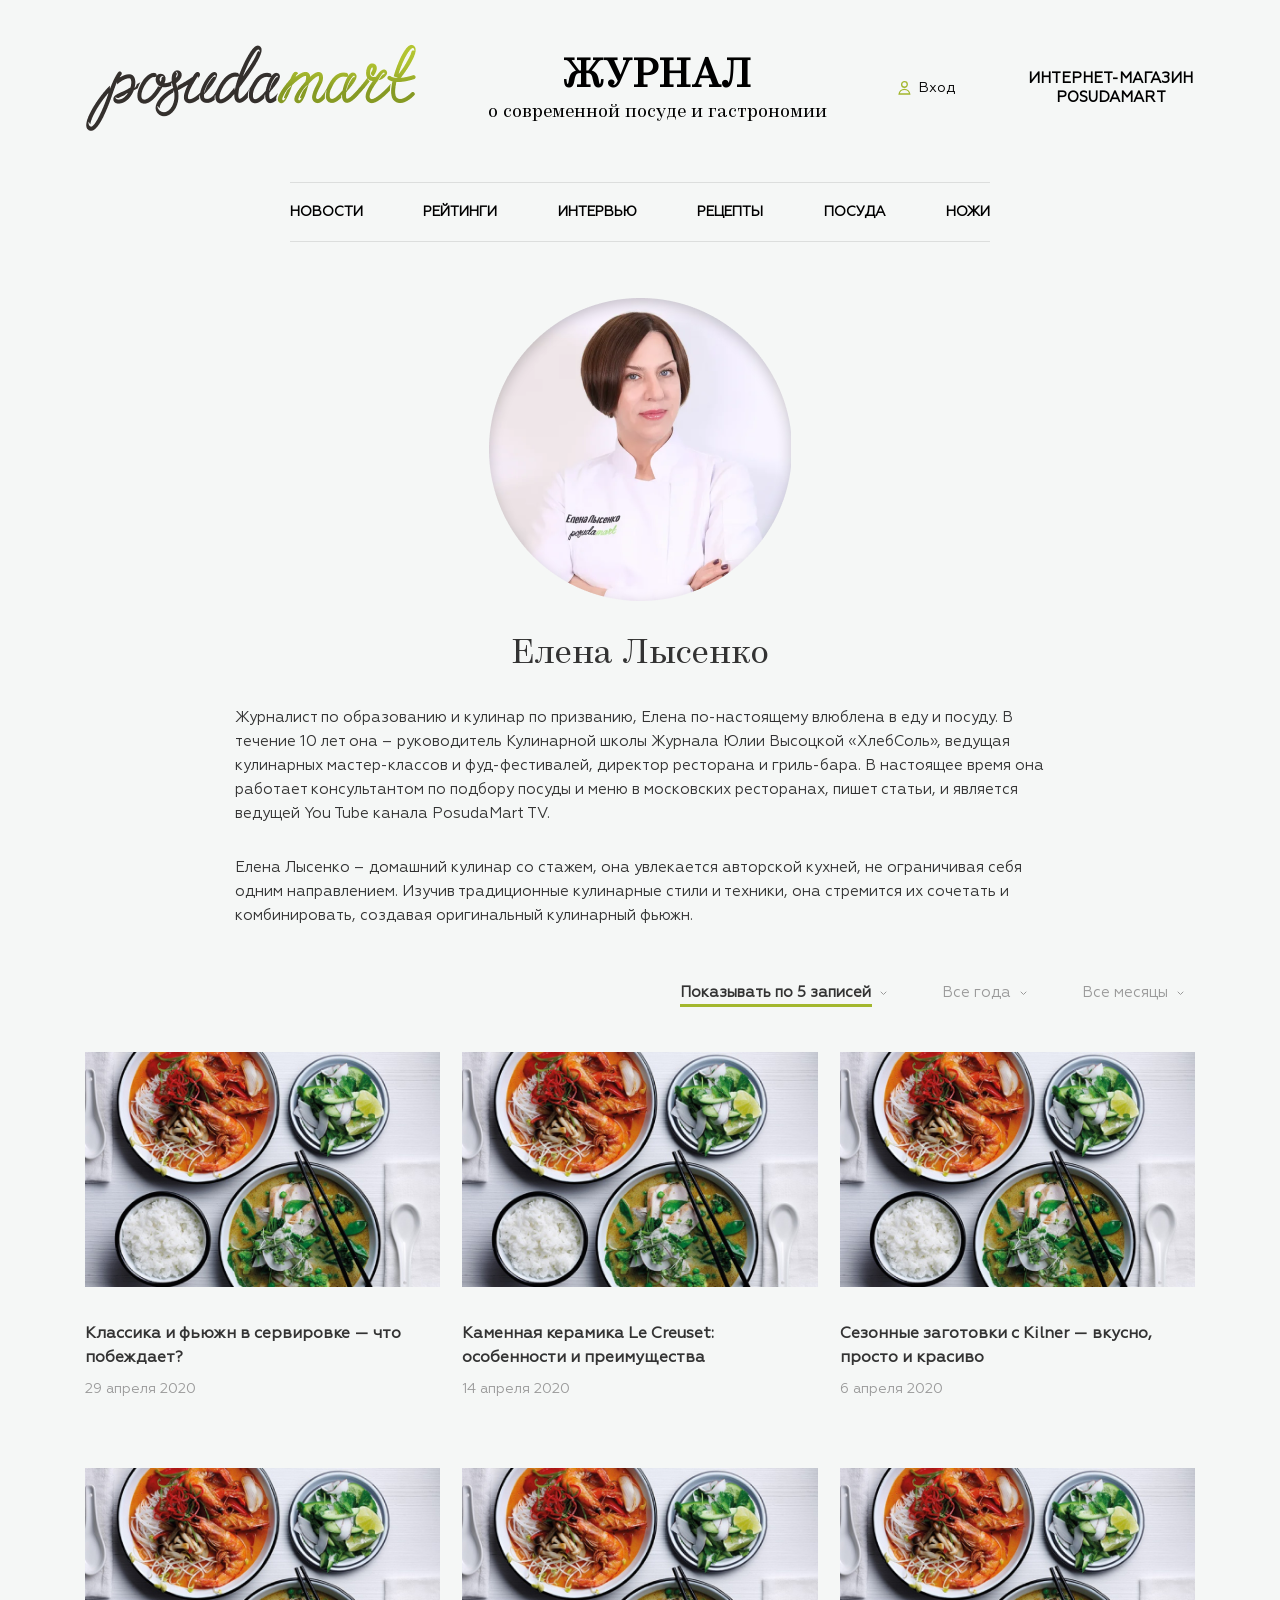
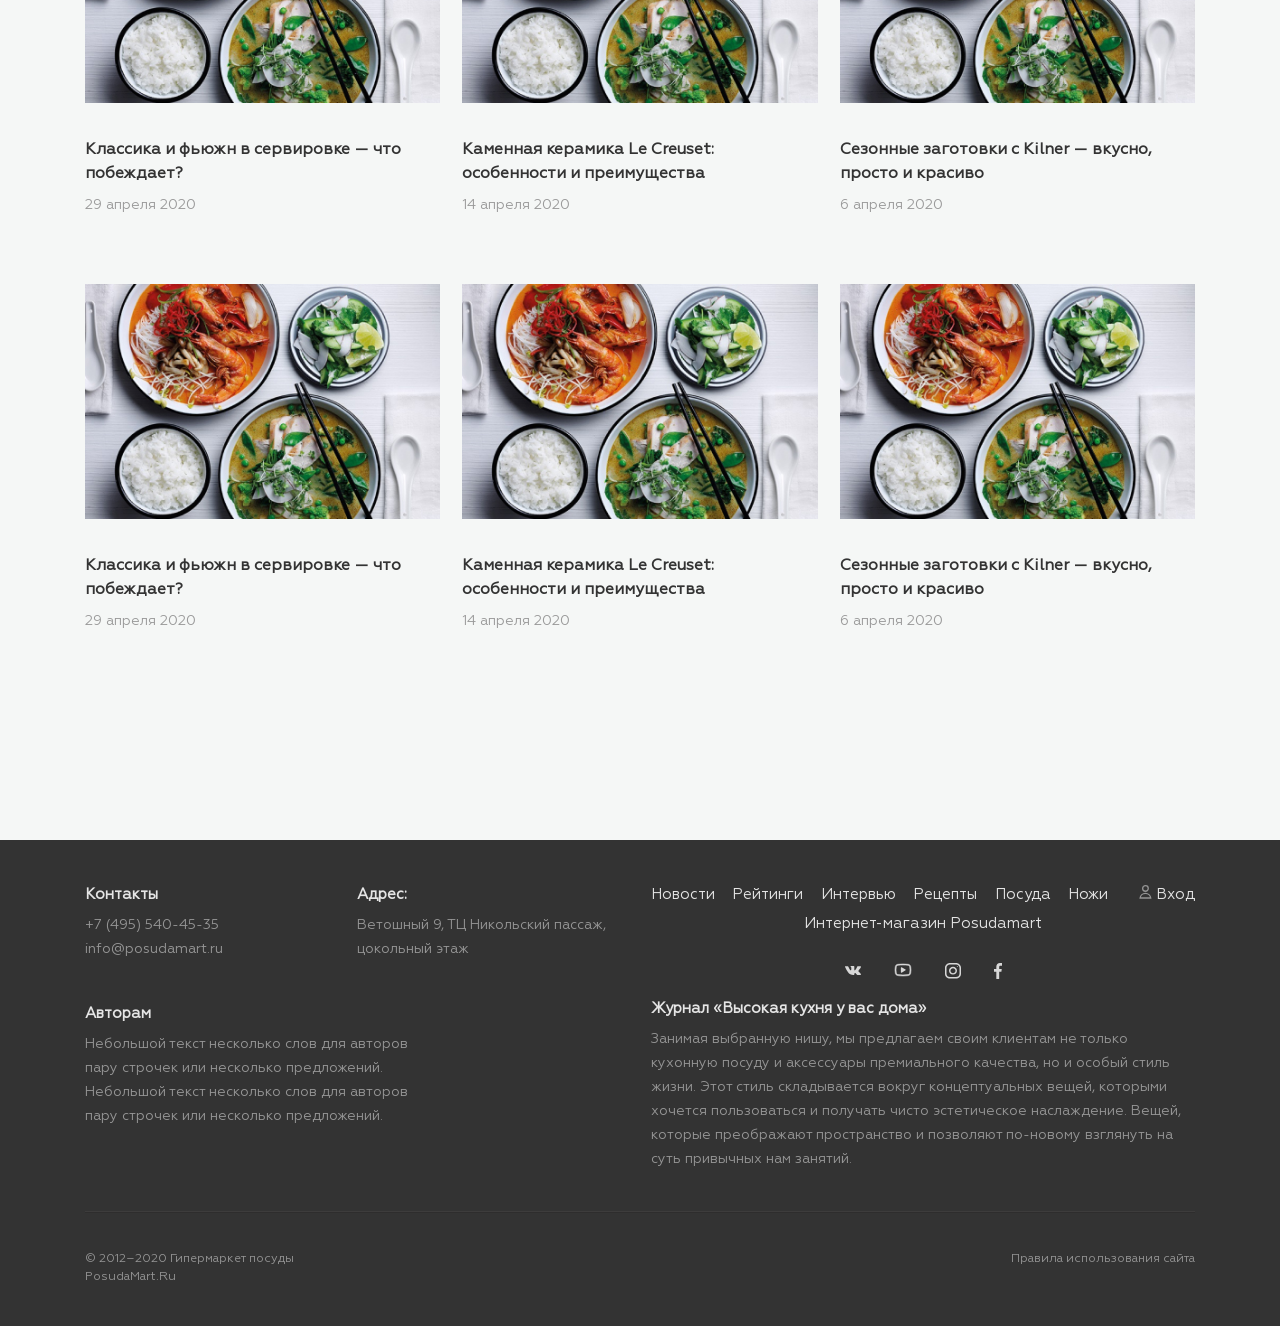
<file: author-page.html>
<!doctype html><html lang="ru"><head><meta charset="utf-8"/><meta name="viewport" content="width=device-width,initial-scale=1"/><meta http-equiv="x-ua-compatible" content="ie=edge"/><title>posudamart journal</title><link rel="icon" href="/favicon.png"><script defer="defer" src="/js/runtime.f18faf6b6523734f682c.bundle.js"></script><script defer="defer" src="/js/main.27f48f360a7db440bdda.bundle.js"></script></head><body><a href="#" class="desktop-hidden nav-burger"><span></span></a><nav class="nav-header desktop-hidden"><ul class="nav-menu"><li class="nav-menu__item"><a href="#">Новости</a></li><li class="nav-menu__item"><a href="#">Рейтинги</a></li><li class="nav-menu__item"><a href="#">Интервью</a></li><li class="nav-menu__item"><a href="#">Рецепты</a></li><li class="nav-menu__item"><a href="#">Посуда</a></li><li class="nav-menu__item"><a href="#">Ножи</a></li></ul><ul class="social"><li class="social__item"><a href="#"><svg width="16" height="10" viewBox="0 0 16 10" fill="none" xmlns="http://www.w3.org/2000/svg"><path d="M15.3369 7.33444C14.8605 6.76306 14.2999 6.27541 13.7695 5.75759C13.291 5.29083 13.2608 5.02007 13.6455 4.48135C14.0653 3.89339 14.5168 3.32797 14.9405 2.74266C15.3359 2.19566 15.7402 1.65014 15.9482 0.995192C16.0802 0.578511 15.9635 0.394462 15.5362 0.321506C15.4626 0.308738 15.3865 0.308075 15.3115 0.308075L12.7765 0.305091C12.4643 0.300448 12.2916 0.436578 12.1812 0.713315C12.0322 1.08738 11.8784 1.46112 11.7009 1.82209C11.2979 2.64053 10.8479 3.4316 10.217 4.10148C10.0779 4.24921 9.92404 4.43592 9.69158 4.35898C9.40075 4.25286 9.31502 3.77367 9.31983 3.61167L9.31734 0.685625C9.26097 0.267617 9.16828 0.0812469 8.75326 0L6.11986 0.000497473C5.76835 0.000497473 5.59209 0.136296 5.40439 0.35616C5.29612 0.48317 5.26346 0.565578 5.48597 0.607694C5.92305 0.690599 6.16928 0.973471 6.2346 1.41171C6.3394 2.11192 6.3321 2.81496 6.27175 3.51799C6.254 3.72326 6.21869 3.92804 6.13727 4.11972C6.00993 4.42099 5.80433 4.48234 5.53422 4.29697C5.28965 4.12917 5.11787 3.89239 4.94974 3.65462C4.31817 2.76223 3.81428 1.79987 3.4034 0.788593C3.28468 0.496435 3.0799 0.31935 2.77034 0.314542C2.00977 0.302437 1.24903 0.300448 0.48846 0.315205C0.0308246 0.323827 -0.105637 0.546012 0.0807334 0.960869C0.90912 2.80352 1.83119 4.59493 3.0348 6.22683C3.65278 7.06434 4.36228 7.80368 5.27888 8.32764C6.31768 8.92158 7.4359 9.10032 8.61365 9.04527C9.16513 9.0194 9.33077 8.87598 9.35631 8.32632C9.37355 7.95026 9.41617 7.57636 9.60171 7.23844C9.78377 6.90682 10.0595 6.84364 10.3774 7.04991C10.5364 7.15321 10.6704 7.2847 10.7969 7.42332C11.1073 7.76289 11.4065 8.11275 11.7287 8.44089C12.1328 8.8521 12.6115 9.09501 13.2134 9.04544L15.5433 9.04593C15.9187 9.02139 16.1134 8.5611 15.8978 8.1421C15.7465 7.84862 15.5478 7.5873 15.3369 7.33444Z" fill="#D7D7D7"/></svg></a></li><li class="social__item"><a href="#"><svg width="18" height="14" viewBox="0 0 18 14" fill="none" xmlns="http://www.w3.org/2000/svg"><path d="M7.62611 4.28736C7.29478 4.09609 6.87012 4.32729 6.87012 4.70209V9.21002C6.87012 9.58675 7.29545 9.81473 7.62611 9.62539L11.5388 7.37465C11.8641 7.18725 11.8634 6.73259 11.5394 6.54454L7.62611 4.28736Z" fill="#D7D7D7"/><mask id="path-2-outside-1" maskUnits="userSpaceOnUse" x="0" y="0" width="18" height="14" fill="black"><rect fill="white" width="18" height="14"/><path d="M14.2693 1.3338C11.1673 0.888734 6.834 0.888734 3.73067 1.3338C2.48933 1.51157 1.51133 2.45323 1.298 3.67571C0.900667 5.94484 0.900667 7.96792 1.298 10.2364C1.51133 11.4595 2.48933 12.4005 3.73067 12.5783C5.28533 12.8012 7.14667 12.9126 9.00733 12.9126C10.8647 12.9126 12.7213 12.8018 14.27 12.579C15.51 12.4012 16.4873 11.4602 16.702 10.2371C17.0993 7.96792 17.0993 5.94419 16.702 3.67507C16.4887 2.45323 15.5107 1.51157 14.2693 1.3338ZM15.716 10.076C15.574 10.885 14.934 11.5072 14.1227 11.6231C11.1107 12.0553 6.89733 12.0553 3.87733 11.6225C3.06533 11.5059 2.42467 10.8844 2.28333 10.0754C1.90067 7.88934 1.90067 6.02342 2.28333 3.83609C2.42533 3.02711 3.06533 2.40621 3.878 2.28898C5.386 2.07321 7.19333 1.96501 8.99933 1.96501C10.8067 1.96501 12.614 2.07321 14.122 2.28898C14.934 2.40556 15.5747 3.02711 15.716 3.83609C16.0987 6.02342 16.0987 7.88934 15.716 10.076Z"/></mask><path d="M14.2693 1.3338C11.1673 0.888734 6.834 0.888734 3.73067 1.3338C2.48933 1.51157 1.51133 2.45323 1.298 3.67571C0.900667 5.94484 0.900667 7.96792 1.298 10.2364C1.51133 11.4595 2.48933 12.4005 3.73067 12.5783C5.28533 12.8012 7.14667 12.9126 9.00733 12.9126C10.8647 12.9126 12.7213 12.8018 14.27 12.579C15.51 12.4012 16.4873 11.4602 16.702 10.2371C17.0993 7.96792 17.0993 5.94419 16.702 3.67507C16.4887 2.45323 15.5107 1.51157 14.2693 1.3338ZM15.716 10.076C15.574 10.885 14.934 11.5072 14.1227 11.6231C11.1107 12.0553 6.89733 12.0553 3.87733 11.6225C3.06533 11.5059 2.42467 10.8844 2.28333 10.0754C1.90067 7.88934 1.90067 6.02342 2.28333 3.83609C2.42533 3.02711 3.06533 2.40621 3.878 2.28898C5.386 2.07321 7.19333 1.96501 8.99933 1.96501C10.8067 1.96501 12.614 2.07321 14.122 2.28898C14.934 2.40556 15.5747 3.02711 15.716 3.83609C16.0987 6.02342 16.0987 7.88934 15.716 10.076Z" fill="#D7D7D7"/><path d="M14.2693 1.3338C11.1673 0.888734 6.834 0.888734 3.73067 1.3338C2.48933 1.51157 1.51133 2.45323 1.298 3.67571C0.900667 5.94484 0.900667 7.96792 1.298 10.2364C1.51133 11.4595 2.48933 12.4005 3.73067 12.5783C5.28533 12.8012 7.14667 12.9126 9.00733 12.9126C10.8647 12.9126 12.7213 12.8018 14.27 12.579C15.51 12.4012 16.4873 11.4602 16.702 10.2371C17.0993 7.96792 17.0993 5.94419 16.702 3.67507C16.4887 2.45323 15.5107 1.51157 14.2693 1.3338ZM15.716 10.076C15.574 10.885 14.934 11.5072 14.1227 11.6231C11.1107 12.0553 6.89733 12.0553 3.87733 11.6225C3.06533 11.5059 2.42467 10.8844 2.28333 10.0754C1.90067 7.88934 1.90067 6.02342 2.28333 3.83609C2.42533 3.02711 3.06533 2.40621 3.878 2.28898C5.386 2.07321 7.19333 1.96501 8.99933 1.96501C10.8067 1.96501 12.614 2.07321 14.122 2.28898C14.934 2.40556 15.5747 3.02711 15.716 3.83609C16.0987 6.02342 16.0987 7.88934 15.716 10.076Z" stroke="#D7D7D7" stroke-width="0.6" mask="url(#path-2-outside-1)"/></svg></a></li><li class="social__item"><a href="#"><svg width="16" height="16" viewBox="0 0 16 16" fill="none" xmlns="http://www.w3.org/2000/svg"><path d="M8 3.86523C5.791 3.86523 4 5.59556 4 7.72974C4 9.86391 5.791 11.5942 8 11.5942C10.209 11.5942 12 9.86391 12 7.72974C12 5.59556 10.209 3.86523 8 3.86523ZM8 10.1451C6.622 10.1451 5.5 9.06106 5.5 7.72974C5.5 6.39745 6.622 5.31442 8 5.31442C9.378 5.31442 10.5 6.39745 10.5 7.72974C10.5 9.06106 9.378 10.1451 8 10.1451Z" fill="#D7D7D7"/><path d="M12.2996 4.09082C12.594 4.09082 12.8326 3.85997 12.8326 3.5752C12.8326 3.29042 12.594 3.05957 12.2996 3.05957C12.0052 3.05957 11.7666 3.29042 11.7666 3.5752C11.7666 3.85997 12.0052 4.09082 12.2996 4.09082Z" fill="#D7D7D7"/><path d="M11 0H5C2.239 0 0 2.16309 0 4.83047V10.627C0 13.2944 2.239 15.4575 5 15.4575H11C13.761 15.4575 16 13.2944 16 10.627V4.83047C16 2.16309 13.761 0 11 0ZM14.5 10.627C14.5 12.4916 12.93 14.0084 11 14.0084H5C3.07 14.0084 1.5 12.4916 1.5 10.627V4.83047C1.5 2.96591 3.07 1.44914 5 1.44914H11C12.93 1.44914 14.5 2.96591 14.5 4.83047V10.627Z" fill="#D7D7D7"/></svg></a></li><li class="social__item"><a href="#"><svg width="8" height="16" viewBox="0 0 8 16" fill="none" xmlns="http://www.w3.org/2000/svg"><path d="M6.54 2.65667H8.00067V0.112667C7.74867 0.078 6.882 0 5.87267 0C3.76667 0 2.324 1.32467 2.324 3.75933V6H0V8.844H2.324V16H5.17333V8.84467H7.40333L7.75733 6.00067H5.17267V4.04133C5.17333 3.21933 5.39467 2.65667 6.54 2.65667Z" fill="#D7D7D7"/></svg></a></li></ul><div class="header-links"><a href="#" class="header__login"><svg width="13" height="14" viewBox="0 0 13 14" fill="none" xmlns="http://www.w3.org/2000/svg"><path d="M1.10315 13.0116C1.42389 10.3635 3.67936 8.31162 6.41406 8.31162C9.14877 8.31162 11.4042 10.3635 11.725 13.0116H1.10315Z" stroke="#A3B72D" stroke-width="1.3"/><circle cx="6.45873" cy="3.46154" r="2.81154" stroke="#A3B72D" stroke-width="1.3"/></svg> <span>Вход</span> </a><a href="#" class="header__link">Интернет-магазин Posudamart</a></div></nav><header><div class="container"><div class="header"><img src="./images/logo.png" alt="posudamart" class="logo"><div class="header__title"><h1>ЖУРНАЛ</h1><p>о современной посуде и гастрономии</p></div><a href="#" class="header__login"><svg width="13" height="14" viewBox="0 0 13 14" fill="none" xmlns="http://www.w3.org/2000/svg"><path d="M1.10315 13.0116C1.42389 10.3635 3.67936 8.31162 6.41406 8.31162C9.14877 8.31162 11.4042 10.3635 11.725 13.0116H1.10315Z" stroke="#A3B72D" stroke-width="1.3"/><circle cx="6.45873" cy="3.46154" r="2.81154" stroke="#A3B72D" stroke-width="1.3"/></svg> <span>Вход</span> </a><a href="#" class="header__link">Интернет-магазин Posudamart</a></div><nav class="nav-header mobile-hidden"><ul class="nav-menu"><li class="nav-menu__item"><a href="#">Новости</a></li><li class="nav-menu__item"><a href="#">Рейтинги</a></li><li class="nav-menu__item"><a href="#">Интервью</a></li><li class="nav-menu__item"><a href="#">Рецепты</a></li><li class="nav-menu__item"><a href="#">Посуда</a></li><li class="nav-menu__item"><a href="#">Ножи</a></li></ul></nav></div></header><section class="author-description"><div class="container"><div class="author-description-wrap"><img src="./images/author.png" alt="" class="author-description__img"><h2 class="author-description__name">Елена Лысенко</h2><p class="author-description__text">Журналист по образованию и кулинар по призванию, Елена по-настоящему влюблена в еду и посуду. В течение 10 лет она – руководитель Кулинарной школы Журнала Юлии Высоцкой «ХлебСоль», ведущая кулинарных мастер-классов и фуд-фестивалей, директор ресторана и гриль-бара. В настоящее время она работает консультантом по подбору посуды и меню в московских ресторанах, пишет статьи, и является ведущей You Tube канала PosudaMart TV.</p><p class="author-description__text">Елена Лысенко – домашний кулинар со стажем, она увлекается авторской кухней, не ограничивая себя одним направлением. Изучив традиционные кулинарные стили и техники, она стремится их сочетать и комбинировать, создавая оригинальный кулинарный фьюжн.</p></div></div></section><section class="feed feed_author-page"><div class="container"><div class="feed-filter-wrap"><ul class="feed-filter"><li class="filter-sort"><a href="#" class="filter-sort__name filter-sort__name_bordered">Показывать по 5 записей <svg width="7" height="4" viewBox="0 0 7 4" fill="none" xmlns="http://www.w3.org/2000/svg"><path d="M1 1L3.5 3.5L6 1" stroke="#9A9A9A" stroke-linecap="round" stroke-linejoin="round"/></svg></a><ul class="filter-sort__list"><li class="list__item"><a href="#" class="list__link">по 5</a></li><li class="list__item"><a href="#" class="list__link">по 10</a></li><li class="list__item"><a href="#" class="list__link">по 15</a></li><li class="list__item"><a href="#" class="list__link">по 20</a></li></ul></li><li class="filter-sort"><a href="#" class="filter-sort__name">Все года <svg width="7" height="4" viewBox="0 0 7 4" fill="none" xmlns="http://www.w3.org/2000/svg"><path d="M1 1L3.5 3.5L6 1" stroke="#9A9A9A" stroke-linecap="round" stroke-linejoin="round"/></svg></a><ul class="filter-sort__list"><li class="list__item"><a href="#" class="list__link">Все года</a></li><li class="list__item"><a href="#" class="list__link">Год 2020</a></li><li class="list__item"><a href="#" class="list__link">Год 2019</a></li><li class="list__item"><a href="#" class="list__link">Год 2018</a></li><li class="list__item"><a href="#" class="list__link">Год 2017</a></li><li class="list__item"><a href="#" class="list__link">Год 2016</a></li></ul></li><li class="filter-sort"><a href="#" class="filter-sort__name">Все месяцы <svg width="7" height="4" viewBox="0 0 7 4" fill="none" xmlns="http://www.w3.org/2000/svg"><path d="M1 1L3.5 3.5L6 1" stroke="#9A9A9A" stroke-linecap="round" stroke-linejoin="round"/></svg></a><ul class="filter-sort__list"><li class="list__item"><a href="#" class="list__link">Январь - Март</a></li><li class="list__item"><a href="#" class="list__link">Апрель - Июнь</a></li><li class="list__item"><a href="#" class="list__link">Июль - Сентябрь</a></li><li class="list__item"><a href="#" class="list__link">Октябрь - Декабрь</a></li></ul></li></ul></div><div class="feed-block"><div class="article"><img src="./images/article-3.jpg" alt="" class="article__img"> <a href="#" class="article__link">Классика и фьюжн в сервировке — что побеждает?</a><p class="article__date">29 апреля 2020</p></div><div class="article"><img src="./images/article-3.jpg" alt="" class="article__img"> <a href="#" class="article__link">Каменная керамика Le Creuset: особенности и преимущества</a><p class="article__date">14 апреля 2020</p></div><div class="article"><img src="./images/article-3.jpg" alt="" class="article__img"> <a href="#" class="article__link">Сезонные заготовки с Kilner — вкусно, просто и красиво</a><p class="article__date">6 апреля 2020</p></div><div class="article"><img src="./images/article-3.jpg" alt="" class="article__img"> <a href="#" class="article__link">Классика и фьюжн в сервировке — что побеждает?</a><p class="article__date">29 апреля 2020</p></div><div class="article"><img src="./images/article-3.jpg" alt="" class="article__img"> <a href="#" class="article__link">Каменная керамика Le Creuset: особенности и преимущества</a><p class="article__date">14 апреля 2020</p></div><div class="article"><img src="./images/article-3.jpg" alt="" class="article__img"> <a href="#" class="article__link">Сезонные заготовки с Kilner — вкусно, просто и красиво</a><p class="article__date">6 апреля 2020</p></div><div class="article"><img src="./images/article-3.jpg" alt="" class="article__img"> <a href="#" class="article__link">Классика и фьюжн в сервировке — что побеждает?</a><p class="article__date">29 апреля 2020</p></div><div class="article"><img src="./images/article-3.jpg" alt="" class="article__img"> <a href="#" class="article__link">Каменная керамика Le Creuset: особенности и преимущества</a><p class="article__date">14 апреля 2020</p></div><div class="article"><img src="./images/article-3.jpg" alt="" class="article__img"> <a href="#" class="article__link">Сезонные заготовки с Kilner — вкусно, просто и красиво</a><p class="article__date">6 апреля 2020</p></div></div></div></section><footer class="footer"><div class="container"><div class="footer-top"><div class="footer-block"><div class="footer__contacts"><h4 class="footer__title">Контакты</h4><a href="tel:+74955404535" class="footer__text">+7 (495) 540-45-35</a> <a href="mailto:info@posudamart.ru" class="footer__text">info@posudamart.ru</a></div><div class="footer__address"><h4 class="footer__title">Адрес:</h4><p class="footer__text">Ветошный 9, ТЦ Никольский пассаж, цокольный этаж</p></div><div class="footer__to-authors"><h4 class="footer__title">Авторам</h4><p class="footer__text">Небольшой текст несколько слов для авторов пару строчек или несколько предложений. Небольшой текст несколько слов для авторов пару строчек или несколько предложений.</p></div></div><div class="footer-block"><nav class="nav-footer"><ul class="nav-menu"><li class="nav-menu__item"><a href="#">Новости</a></li><li class="nav-menu__item"><a href="#">Рейтинги</a></li><li class="nav-menu__item"><a href="#">Интервью</a></li><li class="nav-menu__item"><a href="#">Рецепты</a></li><li class="nav-menu__item"><a href="#">Посуда</a></li><li class="nav-menu__item"><a href="#">Ножи</a></li></ul></nav><a href="#" class="footer__login"><svg width="13" height="14" viewBox="0 0 13 14" fill="none" xmlns="http://www.w3.org/2000/svg"><path d="M1.10315 13.0116C1.42389 10.3635 3.67936 8.31162 6.41406 8.31162C9.14877 8.31162 11.4042 10.3635 11.725 13.0116H1.10315Z" stroke="#959595" stroke-width="1.3"/><circle cx="6.45873" cy="3.46154" r="2.81154" stroke="#959595" stroke-width="1.3"/></svg> Вход </a><a href="#" class="footer__link">Интернет-магазин Posudamart</a><ul class="social"><li class="social__item"><a href="#"><svg width="16" height="10" viewBox="0 0 16 10" fill="none" xmlns="http://www.w3.org/2000/svg"><path d="M15.3369 7.33444C14.8605 6.76306 14.2999 6.27541 13.7695 5.75759C13.291 5.29083 13.2608 5.02007 13.6455 4.48135C14.0653 3.89339 14.5168 3.32797 14.9405 2.74266C15.3359 2.19566 15.7402 1.65014 15.9482 0.995192C16.0802 0.578511 15.9635 0.394462 15.5362 0.321506C15.4626 0.308738 15.3865 0.308075 15.3115 0.308075L12.7765 0.305091C12.4643 0.300448 12.2916 0.436578 12.1812 0.713315C12.0322 1.08738 11.8784 1.46112 11.7009 1.82209C11.2979 2.64053 10.8479 3.4316 10.217 4.10148C10.0779 4.24921 9.92404 4.43592 9.69158 4.35898C9.40075 4.25286 9.31502 3.77367 9.31983 3.61167L9.31734 0.685625C9.26097 0.267617 9.16828 0.0812469 8.75326 0L6.11986 0.000497473C5.76835 0.000497473 5.59209 0.136296 5.40439 0.35616C5.29612 0.48317 5.26346 0.565578 5.48597 0.607694C5.92305 0.690599 6.16928 0.973471 6.2346 1.41171C6.3394 2.11192 6.3321 2.81496 6.27175 3.51799C6.254 3.72326 6.21869 3.92804 6.13727 4.11972C6.00993 4.42099 5.80433 4.48234 5.53422 4.29697C5.28965 4.12917 5.11787 3.89239 4.94974 3.65462C4.31817 2.76223 3.81428 1.79987 3.4034 0.788593C3.28468 0.496435 3.0799 0.31935 2.77034 0.314542C2.00977 0.302437 1.24903 0.300448 0.48846 0.315205C0.0308246 0.323827 -0.105637 0.546012 0.0807334 0.960869C0.90912 2.80352 1.83119 4.59493 3.0348 6.22683C3.65278 7.06434 4.36228 7.80368 5.27888 8.32764C6.31768 8.92158 7.4359 9.10032 8.61365 9.04527C9.16513 9.0194 9.33077 8.87598 9.35631 8.32632C9.37355 7.95026 9.41617 7.57636 9.60171 7.23844C9.78377 6.90682 10.0595 6.84364 10.3774 7.04991C10.5364 7.15321 10.6704 7.2847 10.7969 7.42332C11.1073 7.76289 11.4065 8.11275 11.7287 8.44089C12.1328 8.8521 12.6115 9.09501 13.2134 9.04544L15.5433 9.04593C15.9187 9.02139 16.1134 8.5611 15.8978 8.1421C15.7465 7.84862 15.5478 7.5873 15.3369 7.33444Z" fill="#D7D7D7"/></svg></a></li><li class="social__item"><a href="#"><svg width="18" height="14" viewBox="0 0 18 14" fill="none" xmlns="http://www.w3.org/2000/svg"><path d="M7.62611 4.28736C7.29478 4.09609 6.87012 4.32729 6.87012 4.70209V9.21002C6.87012 9.58675 7.29545 9.81473 7.62611 9.62539L11.5388 7.37465C11.8641 7.18725 11.8634 6.73259 11.5394 6.54454L7.62611 4.28736Z" fill="#D7D7D7"/><mask id="path-2-outside-1" maskUnits="userSpaceOnUse" x="0" y="0" width="18" height="14" fill="black"><rect fill="white" width="18" height="14"/><path d="M14.2693 1.3338C11.1673 0.888734 6.834 0.888734 3.73067 1.3338C2.48933 1.51157 1.51133 2.45323 1.298 3.67571C0.900667 5.94484 0.900667 7.96792 1.298 10.2364C1.51133 11.4595 2.48933 12.4005 3.73067 12.5783C5.28533 12.8012 7.14667 12.9126 9.00733 12.9126C10.8647 12.9126 12.7213 12.8018 14.27 12.579C15.51 12.4012 16.4873 11.4602 16.702 10.2371C17.0993 7.96792 17.0993 5.94419 16.702 3.67507C16.4887 2.45323 15.5107 1.51157 14.2693 1.3338ZM15.716 10.076C15.574 10.885 14.934 11.5072 14.1227 11.6231C11.1107 12.0553 6.89733 12.0553 3.87733 11.6225C3.06533 11.5059 2.42467 10.8844 2.28333 10.0754C1.90067 7.88934 1.90067 6.02342 2.28333 3.83609C2.42533 3.02711 3.06533 2.40621 3.878 2.28898C5.386 2.07321 7.19333 1.96501 8.99933 1.96501C10.8067 1.96501 12.614 2.07321 14.122 2.28898C14.934 2.40556 15.5747 3.02711 15.716 3.83609C16.0987 6.02342 16.0987 7.88934 15.716 10.076Z"/></mask><path d="M14.2693 1.3338C11.1673 0.888734 6.834 0.888734 3.73067 1.3338C2.48933 1.51157 1.51133 2.45323 1.298 3.67571C0.900667 5.94484 0.900667 7.96792 1.298 10.2364C1.51133 11.4595 2.48933 12.4005 3.73067 12.5783C5.28533 12.8012 7.14667 12.9126 9.00733 12.9126C10.8647 12.9126 12.7213 12.8018 14.27 12.579C15.51 12.4012 16.4873 11.4602 16.702 10.2371C17.0993 7.96792 17.0993 5.94419 16.702 3.67507C16.4887 2.45323 15.5107 1.51157 14.2693 1.3338ZM15.716 10.076C15.574 10.885 14.934 11.5072 14.1227 11.6231C11.1107 12.0553 6.89733 12.0553 3.87733 11.6225C3.06533 11.5059 2.42467 10.8844 2.28333 10.0754C1.90067 7.88934 1.90067 6.02342 2.28333 3.83609C2.42533 3.02711 3.06533 2.40621 3.878 2.28898C5.386 2.07321 7.19333 1.96501 8.99933 1.96501C10.8067 1.96501 12.614 2.07321 14.122 2.28898C14.934 2.40556 15.5747 3.02711 15.716 3.83609C16.0987 6.02342 16.0987 7.88934 15.716 10.076Z" fill="#D7D7D7"/><path d="M14.2693 1.3338C11.1673 0.888734 6.834 0.888734 3.73067 1.3338C2.48933 1.51157 1.51133 2.45323 1.298 3.67571C0.900667 5.94484 0.900667 7.96792 1.298 10.2364C1.51133 11.4595 2.48933 12.4005 3.73067 12.5783C5.28533 12.8012 7.14667 12.9126 9.00733 12.9126C10.8647 12.9126 12.7213 12.8018 14.27 12.579C15.51 12.4012 16.4873 11.4602 16.702 10.2371C17.0993 7.96792 17.0993 5.94419 16.702 3.67507C16.4887 2.45323 15.5107 1.51157 14.2693 1.3338ZM15.716 10.076C15.574 10.885 14.934 11.5072 14.1227 11.6231C11.1107 12.0553 6.89733 12.0553 3.87733 11.6225C3.06533 11.5059 2.42467 10.8844 2.28333 10.0754C1.90067 7.88934 1.90067 6.02342 2.28333 3.83609C2.42533 3.02711 3.06533 2.40621 3.878 2.28898C5.386 2.07321 7.19333 1.96501 8.99933 1.96501C10.8067 1.96501 12.614 2.07321 14.122 2.28898C14.934 2.40556 15.5747 3.02711 15.716 3.83609C16.0987 6.02342 16.0987 7.88934 15.716 10.076Z" stroke="#D7D7D7" stroke-width="0.6" mask="url(#path-2-outside-1)"/></svg></a></li><li class="social__item"><a href="#"><svg width="16" height="16" viewBox="0 0 16 16" fill="none" xmlns="http://www.w3.org/2000/svg"><path d="M8 3.86523C5.791 3.86523 4 5.59556 4 7.72974C4 9.86391 5.791 11.5942 8 11.5942C10.209 11.5942 12 9.86391 12 7.72974C12 5.59556 10.209 3.86523 8 3.86523ZM8 10.1451C6.622 10.1451 5.5 9.06106 5.5 7.72974C5.5 6.39745 6.622 5.31442 8 5.31442C9.378 5.31442 10.5 6.39745 10.5 7.72974C10.5 9.06106 9.378 10.1451 8 10.1451Z" fill="#D7D7D7"/><path d="M12.2996 4.09082C12.594 4.09082 12.8326 3.85997 12.8326 3.5752C12.8326 3.29042 12.594 3.05957 12.2996 3.05957C12.0052 3.05957 11.7666 3.29042 11.7666 3.5752C11.7666 3.85997 12.0052 4.09082 12.2996 4.09082Z" fill="#D7D7D7"/><path d="M11 0H5C2.239 0 0 2.16309 0 4.83047V10.627C0 13.2944 2.239 15.4575 5 15.4575H11C13.761 15.4575 16 13.2944 16 10.627V4.83047C16 2.16309 13.761 0 11 0ZM14.5 10.627C14.5 12.4916 12.93 14.0084 11 14.0084H5C3.07 14.0084 1.5 12.4916 1.5 10.627V4.83047C1.5 2.96591 3.07 1.44914 5 1.44914H11C12.93 1.44914 14.5 2.96591 14.5 4.83047V10.627Z" fill="#D7D7D7"/></svg></a></li><li class="social__item"><a href="#"><svg width="8" height="16" viewBox="0 0 8 16" fill="none" xmlns="http://www.w3.org/2000/svg"><path d="M6.54 2.65667H8.00067V0.112667C7.74867 0.078 6.882 0 5.87267 0C3.76667 0 2.324 1.32467 2.324 3.75933V6H0V8.844H2.324V16H5.17333V8.84467H7.40333L7.75733 6.00067H5.17267V4.04133C5.17333 3.21933 5.39467 2.65667 6.54 2.65667Z" fill="#D7D7D7"/></svg></a></li></ul><div class="footer__description"><h2 class="footer__title">Журнал «Высокая кухня у вас дома»</h2><p class="footer__text">Занимая выбранную нишу, мы предлагаем своим клиентам не только кухонную посуду и аксессуары премиального качества, но и особый стиль жизни. Этот стиль складывается вокруг концептуальных вещей, которыми хочется пользоваться и получать чисто эстетическое наслаждение. Вещей, которые преображают пространство и позволяют по-новому взглянуть на суть привычных нам занятий.</p></div></div></div><div class="footer-bottom"><p class="footer__copy">© 2012–2020 Гипермаркет посуды <a href="#">PosudaMart.Ru</a></p><a href="#" class="footer__rules">Правила использования сайта</a></div></div></footer></body></html>
</file>
